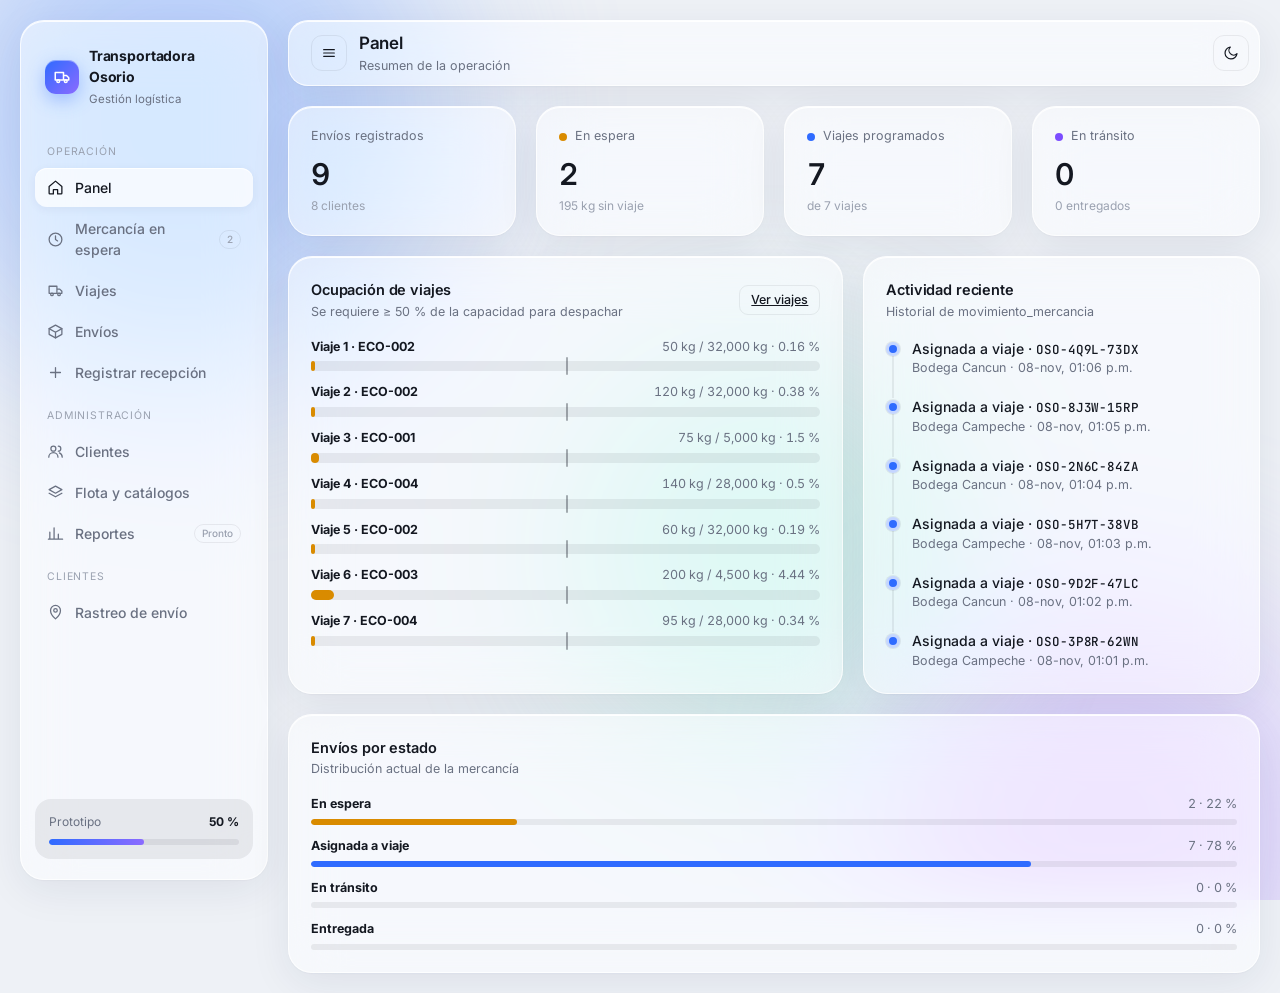
<file: interfaz/index.html>
<!doctype html>
<html lang="es">
<head>
  <meta charset="utf-8">
  <meta name="viewport" content="width=device-width, initial-scale=1">
  <title>Transportadora Osorio</title>
  <link rel="preconnect" href="https://fonts.googleapis.com">
  <link rel="preconnect" href="https://fonts.gstatic.com" crossorigin>
  <link href="https://fonts.googleapis.com/css2?family=Inter:wght@400;500;600&family=JetBrains+Mono:wght@500&display=swap" rel="stylesheet">
  <link rel="stylesheet" href="css/styles.css">
</head>
<body>
  <div class="backdrop" aria-hidden="true"><span></span><span></span><span></span></div>

  <div class="app">
    <aside class="sidebar glass">
      <div class="brand">
        <div class="brand-mark"><svg viewBox="0 0 24 24" fill="none" stroke="currentColor" stroke-width="2" stroke-linecap="round" stroke-linejoin="round"><path d="M3 6h11v10H3zM14 10h4l3 3v3h-7z"/><circle cx="7" cy="17.5" r="1.8"/><circle cx="17" cy="17.5" r="1.8"/></svg></div>
        <div><b>Transportadora Osorio</b><small>Gestión logística</small></div>
      </div>
      <nav class="nav" id="nav"></nav>
      <div class="progress-card">
        <div class="row"><span>Prototipo</span><b>50 %</b></div>
        <div class="bar"><i style="width:50%"></i></div>
      </div>
    </aside>

    <main class="main">
      <header class="topbar glass">
        <button class="btn icon ghost menu-btn" id="menu" aria-label="Menú"></button>
        <div><h1 id="title">Panel</h1><p id="subtitle"></p></div>
        <div class="spacer"></div>
        <label class="search" id="search-box"><span id="search-icon"></span><input id="search" placeholder="Buscar código, cliente o ciudad" autocomplete="off"></label>
        <button class="btn icon ghost" id="theme" aria-label="Cambiar tema"></button>
      </header>
      <div id="view"></div>
    </main>
  </div>

  <div class="toasts" id="toasts" aria-live="polite"></div>

  <script src="js/data.js"></script>
  <script src="js/app.js"></script>
</body>
</html>
</file>
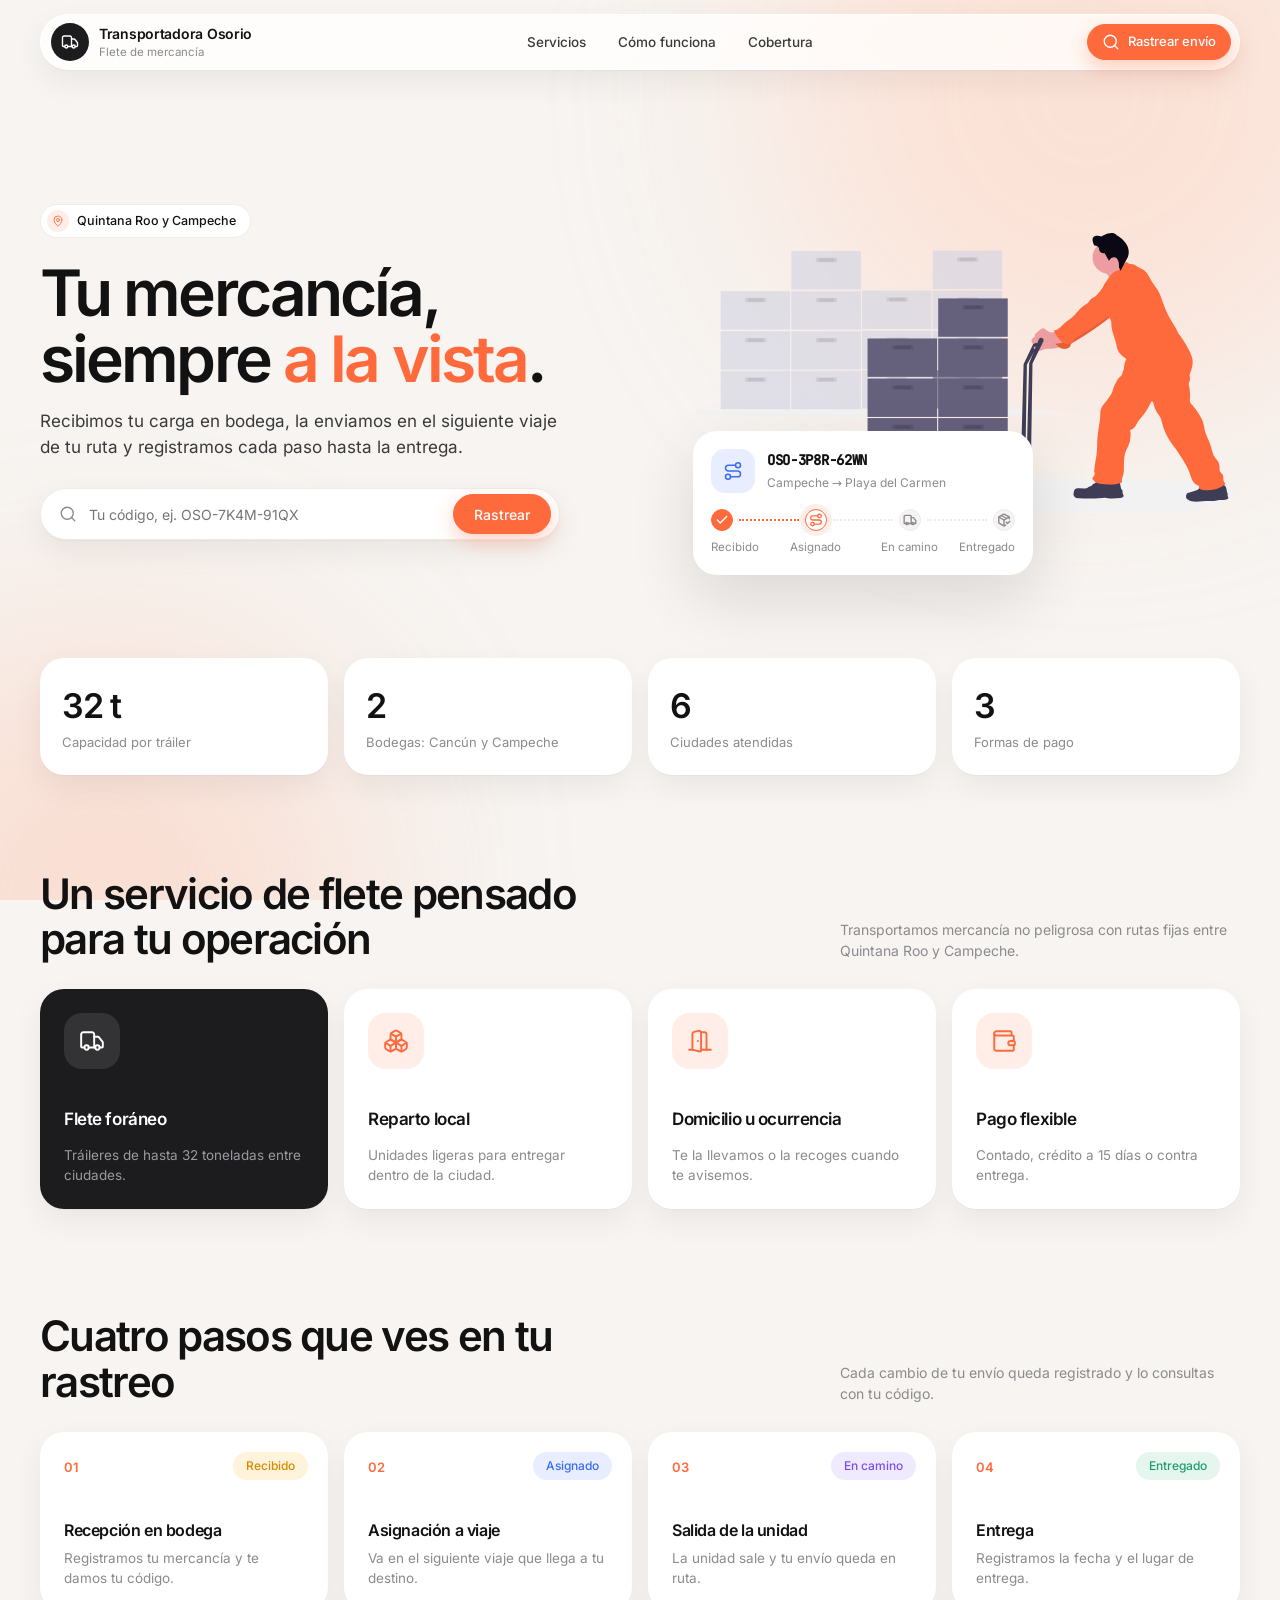
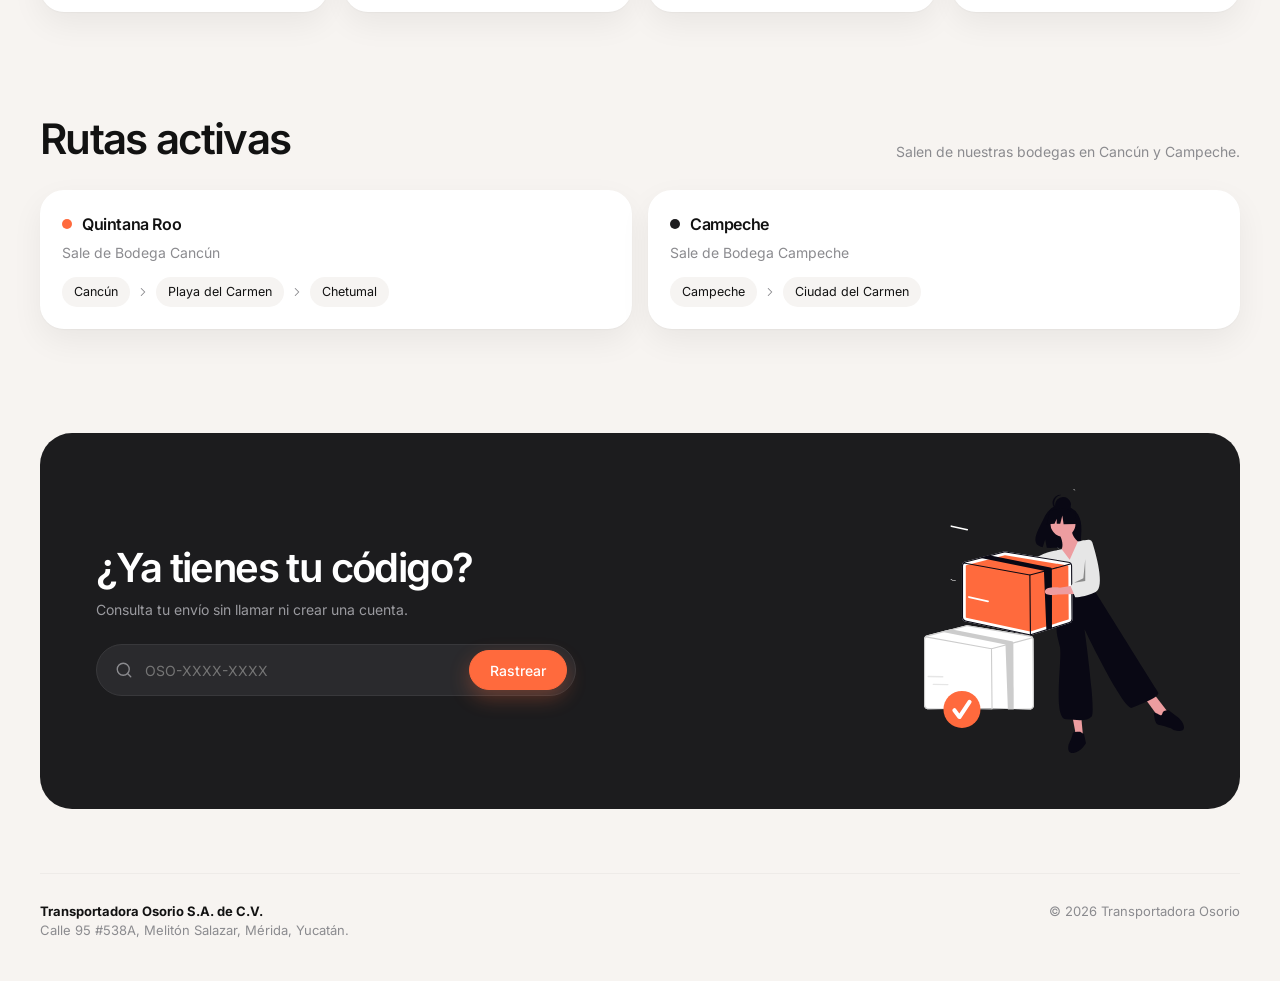
<file: osorio-app/index.html>
<!doctype html>
<html lang="es">
<head>
  <meta charset="utf-8">
  <meta name="viewport" content="width=device-width, initial-scale=1">
  <title>Transportadora Osorio · Flete de mercancía en Quintana Roo y Campeche</title>
  <meta name="description" content="Flete de mercancía no peligrosa entre Quintana Roo y Campeche. Rastrea tu envío con tu código de seguimiento.">
  <link rel="icon" href="assets/favicon.svg" type="image/svg+xml">
  <link rel="stylesheet" href="css/estilos.css">
</head>
<body>
  <div class="glow" aria-hidden="true"></div>

  <div class="l-wrap">
    <nav class="l-nav" aria-label="Principal">
      <a class="brand" href="index.html">
        <span class="brand-mark"><i data-lucide="truck"></i></span>
        <span>Transportadora Osorio<small>Flete de mercancía</small></span>
      </a>
      <div class="l-links" id="links">
        <a href="#servicios">Servicios</a>
        <a href="#proceso">Cómo funciona</a>
        <a href="#cobertura">Cobertura</a>
      </div>
      <a class="btn accent sm hide-sm" href="rastreo.html"><i data-lucide="search"></i>Rastrear envío</a>
      <button class="icon-btn menu-toggle" id="menu" aria-label="Abrir menú" aria-expanded="false"><i data-lucide="menu"></i></button>
    </nav>

    <header class="hero">
      <div>
        <span class="chip"><i><i data-lucide="map-pin"></i></i>Quintana Roo y Campeche</span>
        <h1>Tu mercancía,<br>siempre <em>a la vista</em>.</h1>
        <p class="lead">Recibimos tu carga en bodega, la enviamos en el siguiente viaje de tu ruta y registramos cada paso hasta la entrega.</p>
        <form class="search-pill" id="f-hero" role="search">
          <i data-lucide="search"></i>
          <input name="codigo" placeholder="Tu código, ej. OSO-7K4M-91QX" aria-label="Código de seguimiento" autocomplete="off" maxlength="13">
          <button class="btn accent">Rastrear</button>
        </form>
      </div>

      <div class="hero-visual" aria-hidden="true">
        <img class="hero-illus" src="assets/ilustraciones/logistics.svg" alt="">
        <div class="hero-card">
          <div class="p-row">
            <span class="ico-tile asignada"><i data-lucide="route"></i></span>
            <div><b class="mono">OSO-3P8R-62WN</b><small>Campeche → Playa del Carmen</small></div>
          </div>
          <div class="track">
            <span class="node done"><i data-lucide="check"></i></span><span class="seg done"></span>
            <span class="node now"><i data-lucide="route"></i></span><span class="seg"></span>
            <span class="node"><i data-lucide="truck"></i></span><span class="seg"></span>
            <span class="node"><i data-lucide="package-check"></i></span>
          </div>
          <div class="track-labels"><span>Recibido</span><span>Asignado</span><span>En camino</span><span>Entregado</span></div>
        </div>
      </div>
    </header>

    <section class="stats" aria-label="La empresa en números">
      <div class="card stat reveal"><b>32 t</b><span>Capacidad por tráiler</span></div>
      <div class="card stat reveal"><b>2</b><span>Bodegas: Cancún y Campeche</span></div>
      <div class="card stat reveal"><b>6</b><span>Ciudades atendidas</span></div>
      <div class="card stat reveal"><b>3</b><span>Formas de pago</span></div>
    </section>

    <section class="section" id="servicios">
      <div class="section-head reveal">
        <h2>Un servicio de flete pensado para tu operación</h2>
        <p>Transportamos mercancía no peligrosa con rutas fijas entre Quintana Roo y Campeche.</p>
      </div>
      <div class="services">
        <article class="card service featured reveal"><span class="svc-ico"><i data-lucide="truck"></i></span><h3>Flete foráneo</h3><p>Tráileres de hasta 32 toneladas entre ciudades.</p></article>
        <article class="card service reveal"><span class="svc-ico"><i data-lucide="boxes"></i></span><h3>Reparto local</h3><p>Unidades ligeras para entregar dentro de la ciudad.</p></article>
        <article class="card service reveal"><span class="svc-ico"><i data-lucide="door-open"></i></span><h3>Domicilio u ocurrencia</h3><p>Te la llevamos o la recoges cuando te avisemos.</p></article>
        <article class="card service reveal"><span class="svc-ico"><i data-lucide="wallet"></i></span><h3>Pago flexible</h3><p>Contado, crédito a 15 días o contra entrega.</p></article>
      </div>
    </section>

    <section class="section" id="proceso">
      <div class="section-head reveal">
        <h2>Cuatro pasos que ves en tu rastreo</h2>
        <p>Cada cambio de tu envío queda registrado y lo consultas con tu código.</p>
      </div>
      <div class="steps">
        <article class="card step reveal"><span class="pill espera">Recibido</span><h3>Recepción en bodega</h3><p>Registramos tu mercancía y te damos tu código.</p></article>
        <article class="card step reveal"><span class="pill asignada">Asignado</span><h3>Asignación a viaje</h3><p>Va en el siguiente viaje que llega a tu destino.</p></article>
        <article class="card step reveal"><span class="pill transito">En camino</span><h3>Salida de la unidad</h3><p>La unidad sale y tu envío queda en ruta.</p></article>
        <article class="card step reveal"><span class="pill entregada">Entregado</span><h3>Entrega</h3><p>Registramos la fecha y el lugar de entrega.</p></article>
      </div>
    </section>

    <section class="section" id="cobertura">
      <div class="section-head reveal">
        <h2>Rutas activas</h2>
        <p>Salen de nuestras bodegas en Cancún y Campeche.</p>
      </div>
      <div class="grid g-2">
        <article class="card route-card reveal"><h3><i></i>Quintana Roo</h3><p class="muted">Sale de Bodega Cancún</p>
          <div class="stops"><span>Cancún</span><i data-lucide="chevron-right"></i><span>Playa del Carmen</span><i data-lucide="chevron-right"></i><span>Chetumal</span></div></article>
        <article class="card route-card alt reveal"><h3><i></i>Campeche</h3><p class="muted">Sale de Bodega Campeche</p>
          <div class="stops"><span>Campeche</span><i data-lucide="chevron-right"></i><span>Ciudad del Carmen</span></div></article>
      </div>
    </section>

    <section class="cta reveal">
      <div>
        <h2>¿Ya tienes tu código?</h2>
        <p>Consulta tu envío sin llamar ni crear una cuenta.</p>
        <form class="search-pill" id="f-cta" role="search">
          <i data-lucide="search"></i>
          <input name="codigo" placeholder="OSO-XXXX-XXXX" aria-label="Código de seguimiento" autocomplete="off" maxlength="13">
          <button class="btn accent">Rastrear</button>
        </form>
      </div>
      <img src="assets/ilustraciones/order-delivered.svg" alt="" aria-hidden="true">
    </section>

    <footer class="l-footer">
      <div><b>Transportadora Osorio S.A. de C.V.</b><br>Calle 95 #538A, Melitón Salazar, Mérida, Yucatán.</div>
      <div>© 2026 Transportadora Osorio</div>
    </footer>
  </div>

  <script src="assets/vendor/lucide.min.js"></script>
  <script src="js/nucleo.js"></script>
  <script src="js/landing.js"></script>
</body>
</html>
</file>
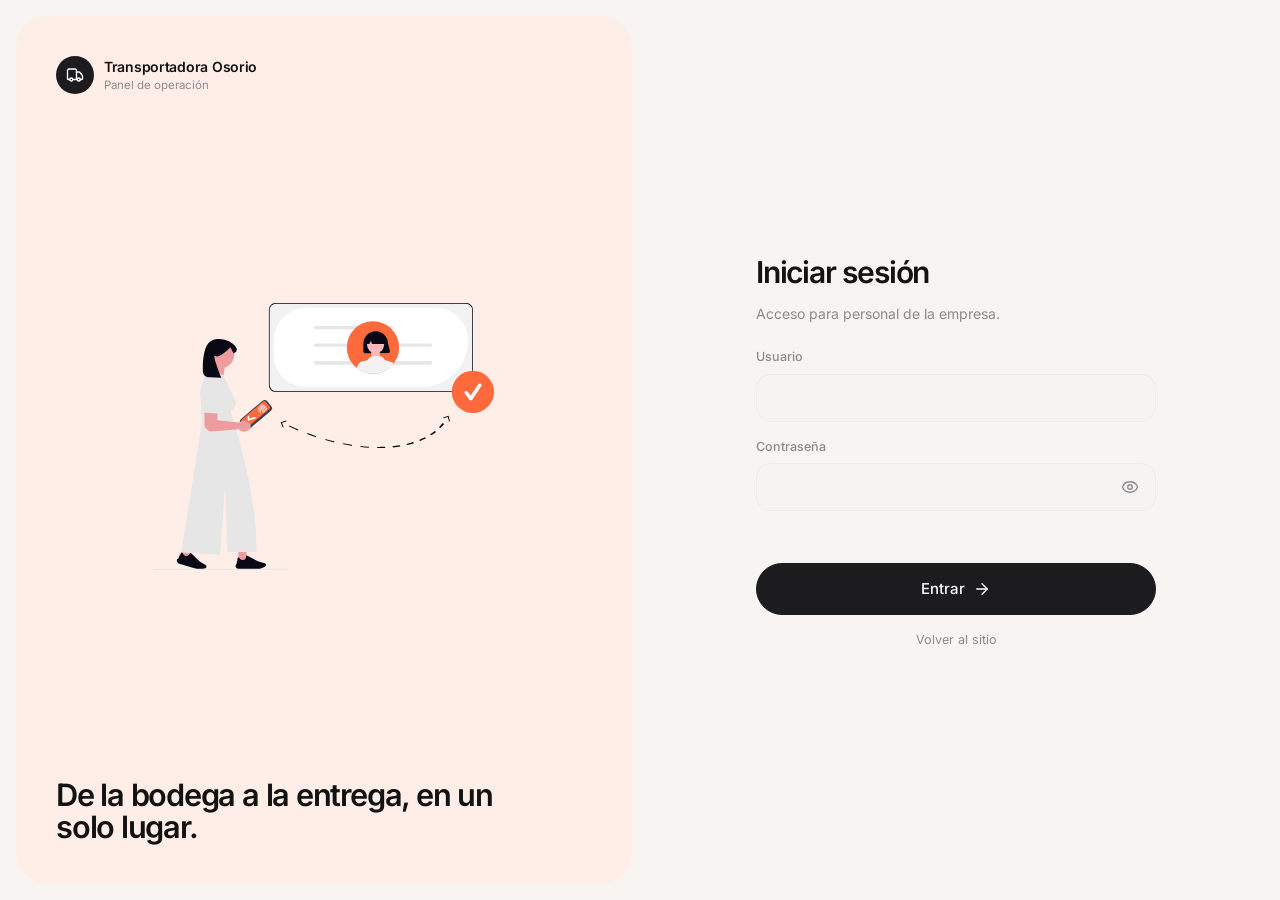
<file: osorio-app/login.html>
<!doctype html>
<html lang="es">
<head>
  <meta charset="utf-8">
  <meta name="viewport" content="width=device-width, initial-scale=1">
  <title>Iniciar sesión · Transportadora Osorio</title>
  <meta name="robots" content="noindex, nofollow">
  <link rel="icon" href="assets/favicon.svg" type="image/svg+xml">
  <link rel="stylesheet" href="css/estilos.css">
</head>
<body>
  <div class="auth">
    <aside class="auth-visual">
      <a class="brand" href="index.html"><span class="brand-mark"><i data-lucide="truck"></i></span><span>Transportadora Osorio<small>Panel de operación</small></span></a>
      <img class="auth-illus" src="assets/ilustraciones/authentication.svg" alt="" aria-hidden="true">
      <h2>De la bodega a la entrega, en un solo lugar.</h2>
    </aside>

    <main class="auth-form">
      <form id="f-login" novalidate>
        <h1>Iniciar sesión</h1>
        <p class="sub">Acceso para personal de la empresa.</p>
        <div class="field"><label for="usuario">Usuario</label><input class="input" id="usuario" name="usuario" autocomplete="username" autocapitalize="none" required></div>
        <div class="field"><label for="clave">Contraseña</label>
          <div class="pass-wrap"><input class="input" id="clave" name="clave" type="password" autocomplete="current-password" required>
            <button type="button" class="ver-clave" aria-label="Mostrar contraseña"><i data-lucide="eye"></i></button></div>
        </div>
        <div class="error-text" role="alert"></div>
        <button class="btn dark btn-lg">Entrar<i data-lucide="arrow-right"></i></button>
        <a class="link" href="index.html" style="text-align:center">Volver al sitio</a>
      </form>

      <form id="f-cambio" novalidate hidden>
        <h1>Crea tu contraseña</h1>
        <p class="sub">Es tu primer ingreso. Cambia la contraseña temporal por una propia.</p>
        <div class="field"><label for="actual">Contraseña temporal</label><input class="input" id="actual" name="actual" type="password" autocomplete="current-password" required></div>
        <div class="field"><label for="nueva">Nueva contraseña</label>
          <div class="pass-wrap"><input class="input" id="nueva" name="nueva" type="password" autocomplete="new-password" minlength="10" required>
            <button type="button" class="ver-clave" aria-label="Mostrar contraseña"><i data-lucide="eye"></i></button></div>
          <div class="hint">Mínimo 10 caracteres, con letras y números.</div></div>
        <div class="field"><label for="repetir">Repite la nueva contraseña</label><input class="input" id="repetir" name="repetir" type="password" autocomplete="new-password" required></div>
        <div class="error-text" role="alert"></div>
        <button class="btn dark btn-lg">Guardar y entrar<i data-lucide="arrow-right"></i></button>
      </form>
    </main>
  </div>

  <script src="assets/vendor/lucide.min.js"></script>
  <script src="js/nucleo.js"></script>
  <script src="js/login.js"></script>
</body>
</html>
</file>
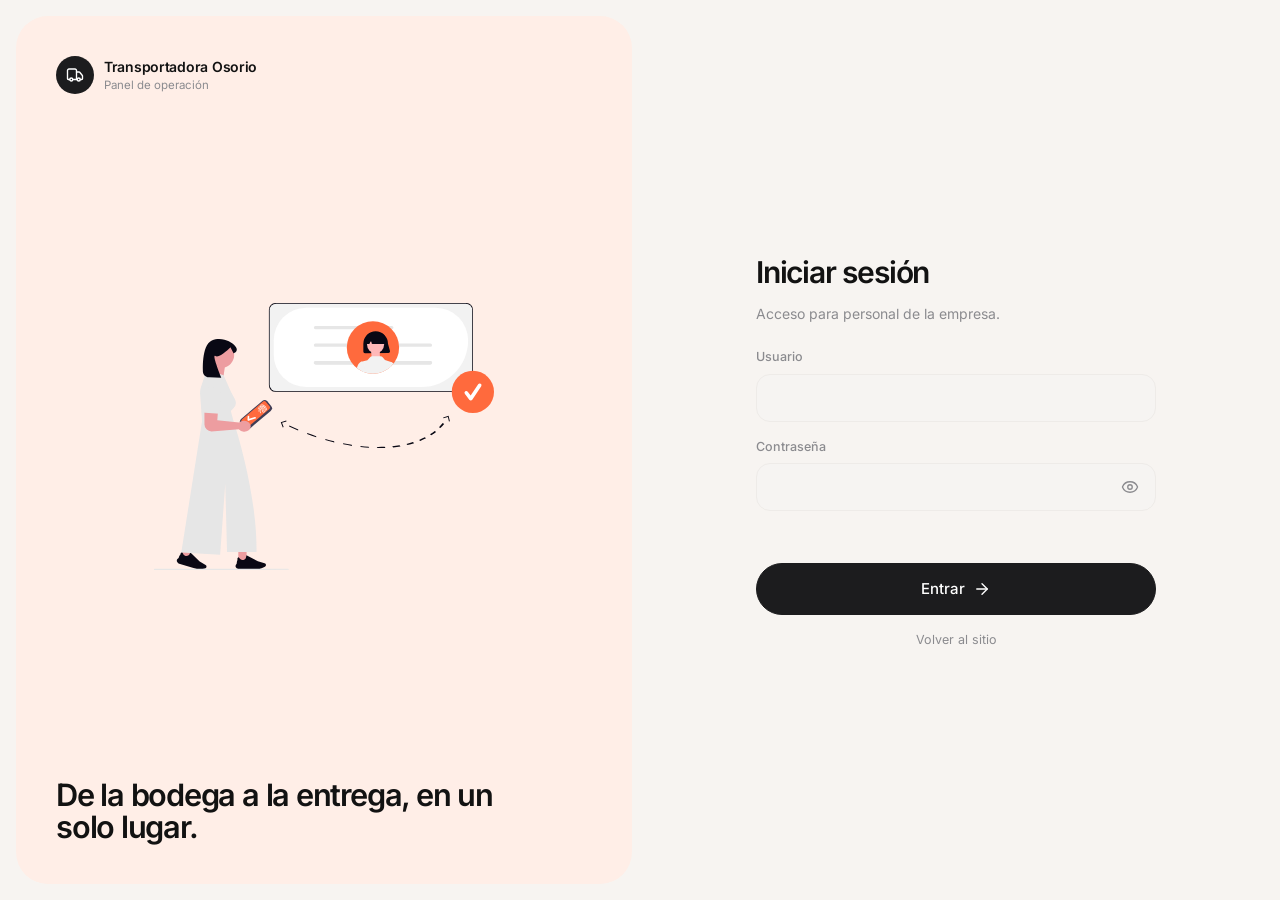
<file: osorio-app/panel.html>
<!doctype html>
<html lang="es">
<head>
  <meta charset="utf-8">
  <meta name="viewport" content="width=device-width, initial-scale=1">
  <title>Panel · Transportadora Osorio</title>
  <meta name="robots" content="noindex, nofollow">
  <link rel="icon" href="assets/favicon.svg" type="image/svg+xml">
  <link rel="stylesheet" href="css/estilos.css">
</head>
<body class="cargando-panel">
  <div class="glow" aria-hidden="true"></div>

  <div class="p-app">
    <aside class="p-side">
      <a class="brand" href="#inicio"><span class="brand-mark"><i data-lucide="truck"></i></span><span>Transportadora Osorio<small id="lugar"></small></span></a>
      <nav class="p-nav" id="nav" aria-label="Secciones"></nav>
      <div class="p-user" id="user"></div>
    </aside>

    <main class="p-main">
      <div id="view"><div class="empty" style="padding-top:120px"><span class="spinner"></span></div></div>
    </main>
  </div>

  <nav class="m-bar" id="mbar" aria-label="Navegación móvil"></nav>
  <div class="m-more" id="more"></div>

  <script src="assets/vendor/lucide.min.js"></script>
  <script src="js/nucleo.js"></script>
  <script src="js/panel.js"></script>
</body>
</html>
</file>
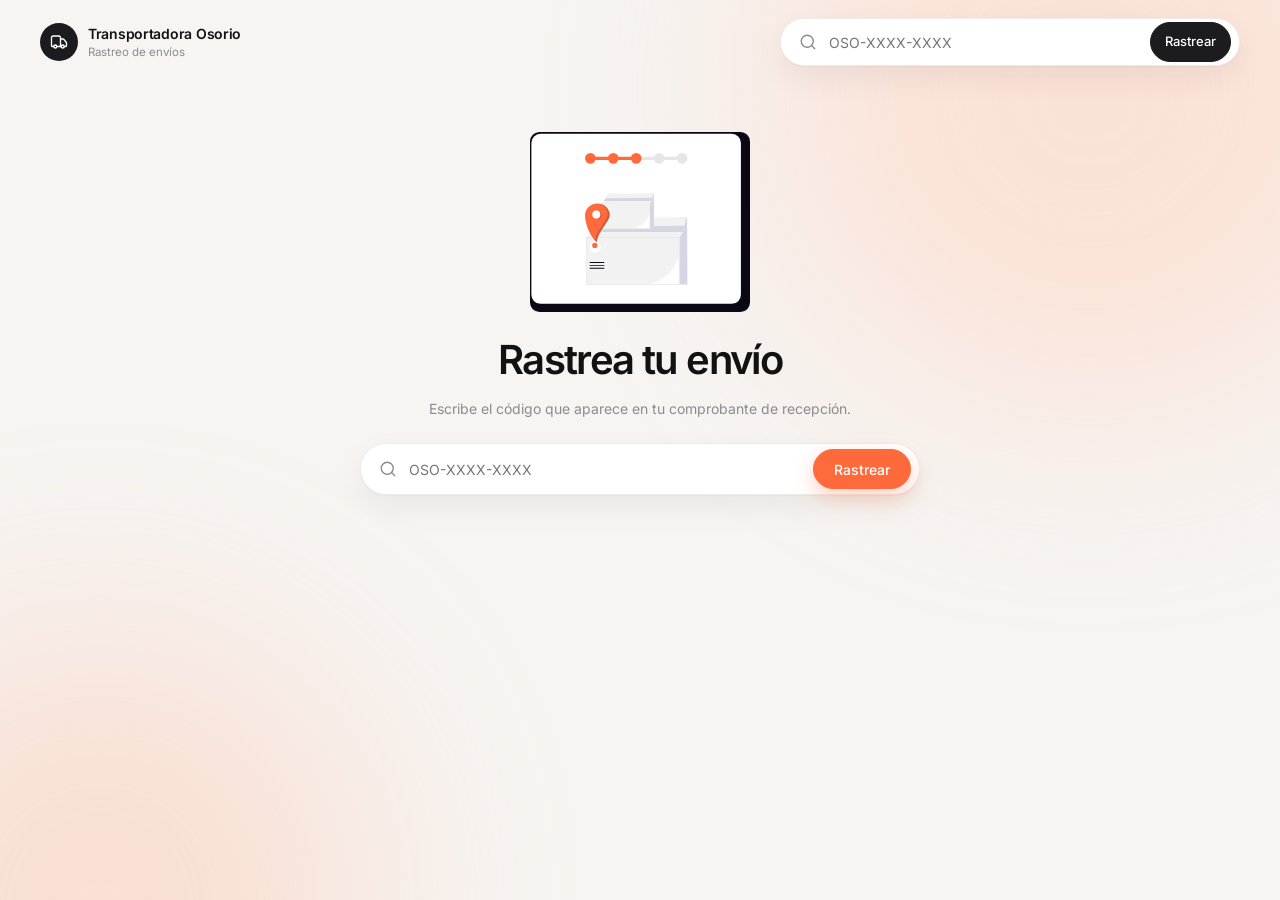
<file: osorio-app/rastreo.html>
<!doctype html>
<html lang="es">
<head>
  <meta charset="utf-8">
  <meta name="viewport" content="width=device-width, initial-scale=1">
  <title>Rastrear envío · Transportadora Osorio</title>
  <meta name="description" content="Consulta el estado de tu envío con tu código de seguimiento.">
  <link rel="icon" href="assets/favicon.svg" type="image/svg+xml">
  <link rel="stylesheet" href="css/estilos.css">
</head>
<body>
  <div class="glow" aria-hidden="true"></div>

  <div class="t-wrap">
    <div class="t-top">
      <a class="brand" href="index.html"><span class="brand-mark"><i data-lucide="truck"></i></span><span>Transportadora Osorio<small>Rastreo de envíos</small></span></a>
      <form class="search-pill" id="f-buscar" role="search">
        <i data-lucide="search"></i>
        <input name="codigo" placeholder="OSO-XXXX-XXXX" aria-label="Código de seguimiento" autocomplete="off" maxlength="13">
        <button class="btn dark sm">Rastrear</button>
      </form>
    </div>
    <main id="resultado" aria-live="polite"></main>
  </div>

  <script src="assets/vendor/lucide.min.js"></script>
  <script src="js/nucleo.js"></script>
  <script src="js/rastreo.js"></script>
</body>
</html>
</file>
<file: interfaz/css/styles.css>
/* =====================================================================
   Transportadora Osorio · Interfaz prototipo
   Estilo: minimalista + liquid glass
   ===================================================================== */

:root {
  --bg: #eef1f6;
  --blob-1: #8db4ff;
  --blob-2: #c9b2ff;
  --blob-3: #94e6d2;
  --glass: rgba(255, 255, 255, 0.52);
  --glass-strong: rgba(255, 255, 255, 0.72);
  --glass-border: rgba(255, 255, 255, 0.75);
  --glass-edge: rgba(15, 23, 42, 0.06);
  --highlight: rgba(255, 255, 255, 0.9);
  --shadow: 0 10px 40px rgba(30, 41, 80, 0.08), 0 1px 2px rgba(30, 41, 80, 0.04);
  --text: #141821;
  --muted: #6a7182;
  --faint: #9aa1b0;
  --line: rgba(20, 24, 33, 0.07);
  --accent: #2f6bff;
  --accent-soft: rgba(47, 107, 255, 0.12);
  --danger: #e5484d;
  --danger-soft: rgba(229, 72, 77, 0.12);

  --st-espera: #d98b00;
  --st-espera-bg: rgba(255, 176, 32, 0.16);
  --st-asignada: #2f6bff;
  --st-asignada-bg: rgba(47, 107, 255, 0.12);
  --st-transito: #7c4dff;
  --st-transito-bg: rgba(124, 77, 255, 0.13);
  --st-entregada: #12a26b;
  --st-entregada-bg: rgba(18, 162, 107, 0.13);
  --st-neutral: #6a7182;
  --st-neutral-bg: rgba(106, 113, 130, 0.12);

  --radius-lg: 24px;
  --radius: 16px;
  --radius-sm: 10px;
  --blur: blur(28px) saturate(170%);
  color-scheme: light;
}

@media (prefers-color-scheme: dark) {
  :root:not([data-theme="light"]) {
    --bg: #090b10;
    --blob-1: #1f3d8f;
    --blob-2: #4a2a8a;
    --blob-3: #0f5c4d;
    --glass: rgba(255, 255, 255, 0.055);
    --glass-strong: rgba(28, 31, 40, 0.82);
    --glass-border: rgba(255, 255, 255, 0.1);
    --glass-edge: rgba(0, 0, 0, 0.3);
    --highlight: rgba(255, 255, 255, 0.12);
    --shadow: 0 10px 40px rgba(0, 0, 0, 0.35);
    --text: #eef0f5;
    --muted: #9aa2b4;
    --faint: #6b7385;
    --line: rgba(255, 255, 255, 0.07);
    --accent: #6b95ff;
    --accent-soft: rgba(107, 149, 255, 0.16);
    --st-espera: #ffb84d;
    --st-asignada: #7aa2ff;
    --st-transito: #a98bff;
    --st-entregada: #3ed39a;
    --st-neutral: #9aa2b4;
    color-scheme: dark;
  }
}
:root[data-theme="dark"] {
  --bg: #090b10;
  --blob-1: #1f3d8f;
  --blob-2: #4a2a8a;
  --blob-3: #0f5c4d;
  --glass: rgba(255, 255, 255, 0.055);
  --glass-strong: rgba(28, 31, 40, 0.82);
  --glass-border: rgba(255, 255, 255, 0.1);
  --glass-edge: rgba(0, 0, 0, 0.3);
  --highlight: rgba(255, 255, 255, 0.12);
  --shadow: 0 10px 40px rgba(0, 0, 0, 0.35);
  --text: #eef0f5;
  --muted: #9aa2b4;
  --faint: #6b7385;
  --line: rgba(255, 255, 255, 0.07);
  --accent: #6b95ff;
  --accent-soft: rgba(107, 149, 255, 0.16);
  --st-espera: #ffb84d;
  --st-asignada: #7aa2ff;
  --st-transito: #a98bff;
  --st-entregada: #3ed39a;
  --st-neutral: #9aa2b4;
  color-scheme: dark;
}

* { box-sizing: border-box; }
html, body { margin: 0; height: 100%; }
body {
  font-family: "Inter", system-ui, -apple-system, "Segoe UI", sans-serif;
  font-size: 14px;
  line-height: 1.5;
  color: var(--text);
  background: var(--bg);
  -webkit-font-smoothing: antialiased;
  overflow-x: hidden;
}

/* Fondo: manchas de color difuminadas que dan vida al vidrio */
.backdrop { position: fixed; inset: 0; z-index: -1; overflow: hidden; pointer-events: none; }
.backdrop span {
  position: absolute; border-radius: 50%; filter: blur(90px); opacity: 0.55;
  animation: drift 26s ease-in-out infinite alternate;
}
.backdrop span:nth-child(1) { width: 520px; height: 520px; background: var(--blob-1); top: -140px; left: -80px; }
.backdrop span:nth-child(2) { width: 460px; height: 460px; background: var(--blob-2); bottom: -160px; right: -60px; animation-delay: -8s; }
.backdrop span:nth-child(3) { width: 380px; height: 380px; background: var(--blob-3); top: 40%; left: 45%; animation-delay: -15s; opacity: 0.4; }
@keyframes drift { to { transform: translate(60px, 40px) scale(1.08); } }
@media (prefers-reduced-motion: reduce) { .backdrop span { animation: none; } }

/* ---------- Vidrio base ---------- */
.glass {
  background: var(--glass);
  backdrop-filter: var(--blur);
  -webkit-backdrop-filter: var(--blur);
  border: 1px solid var(--glass-border);
  box-shadow: var(--shadow), inset 0 1px 0 var(--highlight);
  border-radius: var(--radius-lg);
}

/* ---------- Layout ---------- */
.app { display: grid; grid-template-columns: 248px 1fr; gap: 20px; padding: 20px; min-height: 100vh; }

.sidebar {
  position: sticky; top: 20px; height: calc(100vh - 40px);
  display: flex; flex-direction: column; padding: 20px 14px;
}
.brand { display: flex; align-items: center; gap: 10px; padding: 4px 10px 22px; }
.brand-mark {
  width: 34px; height: 34px; border-radius: 11px; display: grid; place-items: center;
  background: linear-gradient(135deg, var(--accent), #8b6bff); color: #fff;
  box-shadow: 0 6px 18px rgba(47, 107, 255, 0.35), inset 0 1px 0 rgba(255,255,255,.4);
}
.brand-mark svg { width: 18px; height: 18px; }
.brand b { display: block; font-size: 14px; letter-spacing: -0.01em; }
.brand small { color: var(--muted); font-size: 11.5px; }

.nav { display: flex; flex-direction: column; gap: 2px; }
.nav-label { font-size: 10.5px; text-transform: uppercase; letter-spacing: .08em; color: var(--faint); padding: 14px 12px 6px; }
.nav a {
  display: flex; align-items: center; gap: 11px; padding: 9px 12px; border-radius: 12px;
  color: var(--muted); text-decoration: none; font-weight: 500; transition: background .2s, color .2s;
}
.nav a svg { width: 17px; height: 17px; flex: none; }
.nav a:hover { color: var(--text); background: var(--line); }
.nav a.active {
  color: var(--text); background: var(--glass-strong);
  box-shadow: 0 2px 10px rgba(30,41,80,.06), inset 0 1px 0 var(--highlight);
}
.nav a .soon { margin-left: auto; font-size: 10px; color: var(--faint); border: 1px solid var(--line); padding: 1px 7px; border-radius: 99px; }

.progress-card { margin-top: auto; padding: 14px; border-radius: var(--radius); background: var(--line); }
.progress-card .row { display: flex; justify-content: space-between; font-size: 12px; color: var(--muted); margin-bottom: 8px; }
.progress-card .row b { color: var(--text); }
.bar { height: 6px; border-radius: 99px; background: var(--line); overflow: hidden; }
.bar > i { display: block; height: 100%; border-radius: inherit; background: linear-gradient(90deg, var(--accent), #8b6bff); }

.main { min-width: 0; display: flex; flex-direction: column; gap: 20px; }

.topbar { display: flex; align-items: center; gap: 12px; padding: 10px 10px 10px 22px; border-radius: 20px; }
.topbar h1 { font-size: 17px; margin: 0; font-weight: 600; letter-spacing: -0.015em; }
.topbar p { margin: 0; color: var(--muted); font-size: 12.5px; }
.topbar .spacer { flex: 1; }
.menu-btn { display: none; }

.search {
  display: flex; align-items: center; gap: 8px; padding: 0 12px; height: 38px; width: 280px;
  border-radius: 12px; background: var(--line); color: var(--muted);
}
.search input { border: 0; background: transparent; outline: 0; color: var(--text); font: inherit; width: 100%; }
.search svg { width: 16px; height: 16px; flex: none; }

/* ---------- Componentes ---------- */
.btn {
  display: inline-flex; align-items: center; justify-content: center; gap: 7px;
  height: 36px; padding: 0 14px; border-radius: 11px; border: 1px solid var(--glass-border);
  background: var(--glass-strong); color: var(--text); font: inherit; font-weight: 500; cursor: pointer;
  box-shadow: inset 0 1px 0 var(--highlight); transition: transform .15s, background .2s, opacity .2s;
  white-space: nowrap;
}
.btn:hover { transform: translateY(-1px); }
.btn:active { transform: translateY(0); }
.btn svg { width: 16px; height: 16px; }
.btn.primary { background: var(--accent); color: #fff; border-color: transparent; box-shadow: 0 6px 18px rgba(47,107,255,.3), inset 0 1px 0 rgba(255,255,255,.25); }
.btn.ghost { background: transparent; border-color: var(--line); box-shadow: none; }
.btn.sm { height: 30px; padding: 0 11px; font-size: 12.5px; border-radius: 9px; }
.btn.icon { width: 36px; padding: 0; }
.btn[disabled] { opacity: .45; cursor: not-allowed; transform: none; }

.grid { display: grid; gap: 20px; }
.grid.kpis { grid-template-columns: repeat(4, minmax(0, 1fr)); }
.grid.two { grid-template-columns: 1.4fr 1fr; }
.grid.cards { grid-template-columns: repeat(auto-fill, minmax(290px, 1fr)); }

.card { padding: 22px; }
.card-head { display: flex; align-items: center; justify-content: space-between; gap: 12px; margin-bottom: 16px; }
.card-head h2 { font-size: 14.5px; margin: 0; font-weight: 600; letter-spacing: -0.01em; }
.card-head p { margin: 2px 0 0; color: var(--muted); font-size: 12.5px; }

.kpi { padding: 20px 22px; }
.kpi .label { color: var(--muted); font-size: 12.5px; display: flex; align-items: center; gap: 8px; }
.kpi .label i { width: 8px; height: 8px; border-radius: 50%; }
.kpi .value { font-size: 30px; font-weight: 600; letter-spacing: -0.03em; margin-top: 6px; font-variant-numeric: tabular-nums; }
.kpi .sub { color: var(--faint); font-size: 12px; }

/* Etiquetas de estado */
.pill {
  display: inline-flex; align-items: center; gap: 6px; padding: 3px 10px; border-radius: 99px;
  font-size: 12px; font-weight: 500; white-space: nowrap;
}
.pill::before { content: ""; width: 6px; height: 6px; border-radius: 50%; background: currentColor; }
.pill.espera { color: var(--st-espera); background: var(--st-espera-bg); }
.pill.asignada { color: var(--st-asignada); background: var(--st-asignada-bg); }
.pill.transito { color: var(--st-transito); background: var(--st-transito-bg); }
.pill.entregada { color: var(--st-entregada); background: var(--st-entregada-bg); }
.pill.neutral { color: var(--st-neutral); background: var(--st-neutral-bg); }

/* Tablas */
.table-wrap { overflow-x: auto; margin: 0 -8px; }
table { width: 100%; border-collapse: collapse; }
th, td { text-align: left; padding: 11px 8px; white-space: nowrap; }
th { font-size: 11.5px; font-weight: 500; color: var(--faint); text-transform: uppercase; letter-spacing: .05em; border-bottom: 1px solid var(--line); }
td { border-bottom: 1px solid var(--line); }
tr:last-child td { border-bottom: 0; }
tbody tr { transition: background .15s; }
tbody tr.clickable { cursor: pointer; }
tbody tr:hover { background: var(--line); }
td.num { font-variant-numeric: tabular-nums; text-align: right; }
th.num { text-align: right; }
.mono { font-family: "JetBrains Mono", ui-monospace, "Cascadia Code", monospace; font-size: 12.5px; letter-spacing: -0.01em; }
.muted { color: var(--muted); }
.faint { color: var(--faint); }

/* Segmentos / filtros */
.segmented { display: inline-flex; padding: 3px; border-radius: 12px; background: var(--line); gap: 2px; flex-wrap: wrap; }
.segmented button {
  border: 0; background: transparent; color: var(--muted); font: inherit; font-size: 12.5px; font-weight: 500;
  padding: 6px 12px; border-radius: 9px; cursor: pointer;
}
.segmented button.on { background: var(--glass-strong); color: var(--text); box-shadow: 0 1px 4px rgba(0,0,0,.06), inset 0 1px 0 var(--highlight); }

/* Medidor de capacidad del viaje */
.trip { padding: 20px; display: flex; flex-direction: column; gap: 14px; }
.trip-top { display: flex; justify-content: space-between; align-items: flex-start; gap: 10px; }
.trip-top h3 { margin: 0; font-size: 15px; font-weight: 600; }
.trip-top p { margin: 2px 0 0; font-size: 12.5px; color: var(--muted); }
.meter { position: relative; height: 10px; border-radius: 99px; background: var(--line); overflow: visible; }
.meter > i { position: absolute; inset: 0 auto 0 0; border-radius: 99px; background: var(--st-espera); min-width: 4px; transition: width .5s ease; }
.meter.ok > i { background: var(--st-entregada); }
.meter .mark { position: absolute; left: 50%; top: -4px; bottom: -4px; width: 2px; border-radius: 2px; background: var(--text); opacity: .35; }
.meter-legend { display: flex; justify-content: space-between; font-size: 12px; color: var(--muted); font-variant-numeric: tabular-nums; }
.trip-meta { display: grid; grid-template-columns: 1fr 1fr; gap: 8px 14px; font-size: 12.5px; }
.trip-meta span { color: var(--faint); display: block; font-size: 11.5px; }
.trip-actions { display: flex; gap: 8px; margin-top: auto; }

/* Línea de tiempo */
.timeline { list-style: none; margin: 0; padding: 0; position: relative; }
.timeline li { position: relative; padding: 0 0 18px 26px; }
.timeline li:last-child { padding-bottom: 0; }
.timeline li::before { content: ""; position: absolute; left: 6px; top: 14px; bottom: -2px; width: 1.5px; background: var(--line); }
.timeline li:last-child::before { display: none; }
.timeline .dot { position: absolute; left: 0; top: 4px; width: 14px; height: 14px; border-radius: 50%; border: 3px solid var(--glass-strong); background: currentColor; box-shadow: 0 0 0 1px var(--line); }
.timeline .t-title { font-weight: 500; }
.timeline .t-sub { color: var(--muted); font-size: 12.5px; }

/* Pasos del envío */
.steps { display: grid; grid-template-columns: repeat(4, 1fr); gap: 8px; margin: 18px 0 6px; }
.steps div { text-align: center; font-size: 12px; color: var(--faint); }
.steps div i { display: block; height: 5px; border-radius: 99px; background: var(--line); margin-bottom: 8px; }
.steps div.done { color: var(--text); }
.steps div.done i { background: linear-gradient(90deg, var(--accent), #8b6bff); }

/* Formularios */
.form { display: grid; grid-template-columns: repeat(2, minmax(0, 1fr)); gap: 16px; }
.form .full { grid-column: 1 / -1; }
.field label { display: block; font-size: 12.5px; color: var(--muted); margin-bottom: 6px; font-weight: 500; }
.field input, .field select {
  width: 100%; height: 40px; padding: 0 12px; border-radius: 11px; font: inherit; color: var(--text);
  background: var(--glass-strong); border: 1px solid var(--line); outline: 0; transition: border .2s, box-shadow .2s;
}
.field input:focus, .field select:focus { border-color: var(--accent); box-shadow: 0 0 0 4px var(--accent-soft); }
.field .hint { font-size: 11.5px; color: var(--faint); margin-top: 5px; }
.form-actions { display: flex; justify-content: flex-end; gap: 10px; grid-column: 1 / -1; padding-top: 4px; }

/* Rastreo público */
.track-hero { padding: 44px 32px; text-align: center; }
.track-hero h2 { font-size: 26px; letter-spacing: -0.03em; margin: 0 0 6px; font-weight: 600; }
.track-hero p { color: var(--muted); margin: 0 0 24px; }
.track-form { display: flex; gap: 10px; max-width: 460px; margin: 0 auto; }
.track-form input {
  flex: 1; height: 46px; border-radius: 14px; padding: 0 16px; font: inherit; font-size: 15px; color: var(--text);
  background: var(--glass-strong); border: 1px solid var(--line); outline: 0; text-transform: uppercase; letter-spacing: .04em;
}
.track-form input:focus { border-color: var(--accent); box-shadow: 0 0 0 4px var(--accent-soft); }
.track-form .btn { height: 46px; border-radius: 14px; padding: 0 20px; }
.chips { display: flex; justify-content: center; gap: 6px; flex-wrap: wrap; margin-top: 14px; }
.chip { font-size: 11.5px; padding: 3px 9px; border-radius: 99px; background: var(--line); color: var(--muted); cursor: pointer; border: 0; font-family: inherit; }

/* Vacío / próximamente */
.empty { text-align: center; padding: 40px 20px; color: var(--muted); }
.empty svg { width: 36px; height: 36px; opacity: .5; margin-bottom: 8px; }
.empty b { display: block; color: var(--text); font-weight: 600; margin-bottom: 4px; }
.soon-card { position: relative; overflow: hidden; }
.soon-card .skeleton { height: 120px; border-radius: 14px; background: repeating-linear-gradient(90deg, var(--line) 0 14%, transparent 14% 18%); opacity: .7; margin-top: 12px; }
.tag { display: inline-block; font-size: 11px; padding: 2px 9px; border-radius: 99px; background: var(--accent-soft); color: var(--accent); font-weight: 500; }

/* Barras horizontales */
.hbars { display: flex; flex-direction: column; gap: 12px; }
.hbar .top { display: flex; justify-content: space-between; font-size: 12.5px; margin-bottom: 5px; }
.hbar .top span { color: var(--muted); font-variant-numeric: tabular-nums; }

/* Modal & drawer */
.overlay {
  position: fixed; inset: 0; z-index: 40; display: grid; place-items: center; padding: 16px;
  background: rgba(10, 14, 24, 0.25); backdrop-filter: blur(6px); -webkit-backdrop-filter: blur(6px);
  animation: fade .2s ease;
}
.modal { width: min(520px, 100%); max-height: calc(100vh - 32px); overflow: auto; padding: 26px; background: var(--glass-strong); animation: pop .25s cubic-bezier(.2,.9,.3,1.2); }
.modal h3 { margin: 0 0 4px; font-size: 17px; letter-spacing: -0.02em; }
.modal > p { margin: 0 0 18px; color: var(--muted); }
.drawer-overlay { place-items: stretch end; padding: 20px; }
.drawer { width: min(440px, 100%); padding: 26px; overflow: auto; background: var(--glass-strong); animation: slide .3s cubic-bezier(.2,.9,.3,1); }
.drawer h3 { margin: 0; font-size: 18px; letter-spacing: -0.02em; }
.kv { display: grid; grid-template-columns: 1fr 1fr; gap: 12px 16px; margin: 18px 0 22px; font-size: 13px; }
.kv span { display: block; font-size: 11.5px; color: var(--faint); }
.section-title { font-size: 11.5px; text-transform: uppercase; letter-spacing: .06em; color: var(--faint); margin: 0 0 12px; font-weight: 500; }
@keyframes fade { from { opacity: 0; } }
@keyframes pop { from { opacity: 0; transform: scale(.96) translateY(8px); } }
@keyframes slide { from { opacity: 0; transform: translateX(30px); } }

/* Notificaciones */
.toasts { position: fixed; bottom: 20px; right: 20px; z-index: 60; display: flex; flex-direction: column; gap: 10px; max-width: min(380px, calc(100vw - 32px)); }
.toast { padding: 13px 16px; border-radius: 14px; background: var(--glass-strong); display: flex; gap: 10px; align-items: flex-start; animation: pop .25s ease; font-size: 13px; }
.toast svg { width: 18px; height: 18px; flex: none; margin-top: 1px; }
.toast.ok svg { color: var(--st-entregada); }
.toast.err svg { color: var(--danger); }
.toast small { display: block; color: var(--muted); font-size: 11.5px; }

.view { animation: fade .3s ease; display: flex; flex-direction: column; gap: 20px; }
.toolbar { display: flex; gap: 10px; align-items: center; flex-wrap: wrap; justify-content: space-between; }
.note { display: flex; gap: 10px; padding: 12px 14px; border-radius: 14px; background: var(--accent-soft); color: var(--text); font-size: 12.5px; }
.note svg { width: 16px; height: 16px; color: var(--accent); flex: none; margin-top: 2px; }

/* ---------- Responsive ---------- */
@media (max-width: 1100px) {
  .grid.kpis { grid-template-columns: repeat(2, minmax(0, 1fr)); }
  .grid.two { grid-template-columns: 1fr; }
}
@media (max-width: 820px) {
  .app { grid-template-columns: 1fr; padding: 16px; gap: 16px; }
  .sidebar {
    position: fixed; z-index: 50; top: 16px; left: 16px; bottom: 16px; height: auto; width: 260px;
    transform: translateX(-120%); transition: transform .3s ease; background: var(--glass-strong);
  }
  .sidebar.open { transform: none; }
  .menu-btn { display: inline-flex; }
  .search { display: none; }
  .topbar { padding-left: 10px; }
  .form { grid-template-columns: 1fr; }
  .track-form { flex-direction: column; }
}
@media (max-width: 520px) {
  .grid.kpis { grid-template-columns: 1fr 1fr; gap: 12px; }
  .kpi { padding: 16px; }
  .kpi .value { font-size: 24px; }
  .card { padding: 18px; }
  .steps div { font-size: 10.5px; }
  .track-hero { padding: 32px 18px; }
}
</file>
<file: osorio-app/css/estilos.css>
/* Fuentes locales (Inter: SIL OFL 1.1 · JetBrains Mono: SIL OFL 1.1) */
@font-face { font-family: "Inter"; src: url("../assets/fuentes/inter-variable.woff2") format("woff2"); font-weight: 100 900; font-style: normal; font-display: swap; }
@font-face { font-family: "JetBrains Mono"; src: url("../assets/fuentes/jetbrains-mono-500.woff2") format("woff2"); font-weight: 500; font-style: normal; font-display: swap; }

/* =====================================================================
   Transportadora Osorio · Sistema visual
   Fondo cálido, tarjetas blancas, acento naranja y paneles oscuros.
   ===================================================================== */

:root {
  --bg: #f7f4f1;
  --glow-1: #ffd3c0;
  --glow-2: #ffb79c;
  --surface: #ffffff;
  --surface-2: #f6f4f2;
  --ink: #121212;
  --ink-2: #3a3a3c;
  --muted: #8b8b8f;
  --line: #eeebe8;
  --accent: #ff6a3d;
  --accent-ink: #e5542a;
  --accent-soft: #ffeee7;
  --dark: #1c1c1e;
  --dark-2: #2a2a2d;
  --dark-line: #38383b;
  --dark-muted: #9a9a9f;

  --ok: #1f9d6a;
  --ok-soft: #e4f6ee;
  --warn: #d98a00;
  --warn-soft: #fff3dc;
  --info: #3a6cf4;
  --info-soft: #e8eeff;
  --violet: #7a4df5;
  --violet-soft: #f0eaff;
  --danger: #e5484d;
  --danger-soft: #fdecec;

  --r-xl: 32px;
  --r-lg: 24px;
  --r-md: 18px;
  --r-sm: 12px;
  --shadow: 0 1px 2px rgba(18, 18, 18, .04), 0 12px 32px rgba(18, 18, 18, .06);
  --shadow-lg: 0 24px 64px rgba(18, 18, 18, .12);
  --ease: cubic-bezier(.2, .8, .2, 1);
}

* { box-sizing: border-box; }
html { scroll-behavior: smooth; }
body {
  margin: 0;
  font-family: "Inter", system-ui, -apple-system, "Segoe UI", sans-serif;
  font-size: 14px;
  line-height: 1.5;
  color: var(--ink);
  background: var(--bg);
  -webkit-font-smoothing: antialiased;
  overflow-x: hidden;
}
img { max-width: 100%; display: block; }
a { color: inherit; }
button, input, select { font: inherit; color: inherit; }
[data-lucide], .lucide { width: 18px; height: 18px; stroke-width: 1.8; flex: none; }

/* Brillo durazno difuminado del fondo */
.glow { position: fixed; inset: 0; z-index: -1; pointer-events: none; overflow: hidden; }
.glow::before, .glow::after {
  content: ""; position: absolute; border-radius: 50%; filter: blur(110px); opacity: .55;
}
.glow::before { width: 620px; height: 620px; background: var(--glow-1); top: -220px; right: -120px; }
.glow::after { width: 520px; height: 520px; background: var(--glow-2); bottom: -260px; left: -160px; opacity: .35; }

/* ---------- Tipografía ---------- */
h1, h2, h3, h4 { margin: 0; letter-spacing: -0.025em; font-weight: 600; }
.eyebrow { font-size: 12px; font-weight: 500; color: var(--muted); }
.muted { color: var(--muted); }
.mono { font-family: "JetBrains Mono", ui-monospace, "Cascadia Code", monospace; letter-spacing: -0.02em; }
.num { font-variant-numeric: tabular-nums; }

/* ---------- Botones ---------- */
.btn {
  display: inline-flex; align-items: center; justify-content: center; gap: 8px;
  height: 44px; padding: 0 20px; border-radius: 999px; border: 1px solid var(--line);
  background: var(--surface); color: var(--ink); font-weight: 500; text-decoration: none;
  cursor: pointer; transition: transform .15s var(--ease), background .2s, box-shadow .2s; white-space: nowrap;
}
.btn:hover { transform: translateY(-1px); box-shadow: var(--shadow); }
.btn:active { transform: none; }
.btn.dark { background: var(--dark); color: #fff; border-color: var(--dark); }
.btn.accent { background: var(--accent); color: #fff; border-color: var(--accent); box-shadow: 0 8px 20px rgba(255, 106, 61, .3); }
.btn.ghost { background: transparent; }
.btn.sm { height: 36px; padding: 0 14px; font-size: 13px; }
.btn.icon { width: 44px; padding: 0; }
.btn.sm.icon { width: 36px; }
.btn[disabled] { opacity: .45; cursor: not-allowed; transform: none; box-shadow: none; }

.icon-btn {
  width: 44px; height: 44px; border-radius: 50%; display: grid; place-items: center;
  background: var(--surface); border: 1px solid var(--line); cursor: pointer; position: relative; color: var(--ink);
  text-decoration: none;
}
.icon-btn .dot { position: absolute; top: 9px; right: 10px; width: 8px; height: 8px; border-radius: 50%; background: var(--accent); border: 2px solid var(--surface); }
.icon-btn.dark { background: var(--dark); border-color: var(--dark); color: #fff; }

/* ---------- Superficies ---------- */
.card { background: var(--surface); border-radius: var(--r-lg); box-shadow: var(--shadow); }
.card.pad { padding: 22px; }
.card.dark { background: var(--dark); color: #fff; }
.card-head { display: flex; align-items: center; justify-content: space-between; gap: 12px; margin-bottom: 16px; }
.card-head h2, .card-head h3 { font-size: 15px; }
.link { color: var(--muted); font-size: 12.5px; text-decoration: none; background: none; border: 0; cursor: pointer; padding: 0; }
.link:hover { color: var(--ink); }

/* Etiquetas de estado tipo "Transit" */
.pill {
  display: inline-flex; align-items: center; gap: 6px; height: 28px; padding: 0 12px; border-radius: 999px;
  font-size: 12px; font-weight: 500; background: var(--surface-2); border: 1px solid var(--line); white-space: nowrap;
}
.pill.espera { background: var(--warn-soft); color: var(--warn); border-color: transparent; }
.pill.asignada { background: var(--info-soft); color: var(--info); border-color: transparent; }
.pill.transito { background: var(--violet-soft); color: var(--violet); border-color: transparent; }
.pill.entregada { background: var(--ok-soft); color: var(--ok); border-color: transparent; }
.pill.neutral { color: var(--muted); }
.dark .pill { background: var(--dark-2); border-color: var(--dark-line); color: #fff; }

/* Avatar circular con icono */
.avatar {
  width: 48px; height: 48px; border-radius: 50%; display: grid; place-items: center; flex: none;
  background: var(--surface-2); border: 1px solid var(--line);
}
.avatar img { width: 28px; height: 28px; }
.avatar.sm { width: 40px; height: 40px; }
.avatar.sm img { width: 22px; height: 22px; }

/* ---------- Progreso punteado con checks ---------- */
.track { display: flex; align-items: center; gap: 0; margin: 18px 0 10px; }
.track .node {
  width: 26px; height: 26px; border-radius: 50%; display: grid; place-items: center; flex: none;
  background: var(--surface-2); color: var(--muted); border: 1.5px solid var(--line);
}
.track .node [data-lucide], .track .node .lucide { width: 14px; height: 14px; stroke-width: 2.4; }
.track .node.done { background: var(--accent); border-color: var(--accent); color: #fff; }
.track .node.now { background: #fff; border-color: var(--accent); color: var(--accent); box-shadow: 0 0 0 5px var(--accent-soft); }
.track .seg { flex: 1; height: 0; border-top: 2px dotted var(--line); margin: 0 6px; }
.track .seg.done { border-top-color: var(--accent); }
.dark .track .node { background: var(--dark-2); border-color: #55555a; color: #77777c; }
.dark .track .node.done { background: #fff; border-color: #fff; color: var(--dark); }
.dark .track .node.now { background: var(--dark); border-color: #fff; color: #fff; box-shadow: 0 0 0 5px rgba(255,255,255,.08); }
.dark .track .seg { border-top-color: #4a4a4e; }
.dark .track .seg.done { border-top-color: #fff; }
.track-labels { display: grid; grid-template-columns: repeat(4, 1fr); font-size: 11.5px; color: var(--muted); }
.track-labels span:nth-child(2) { text-align: center; transform: translateX(-12%); }
.track-labels span:nth-child(3) { text-align: center; transform: translateX(12%); }
.track-labels span:last-child { text-align: right; }

.from-to { display: flex; justify-content: space-between; gap: 12px; }
.from-to small { display: block; font-size: 11.5px; color: var(--muted); }
.from-to b { font-weight: 600; font-size: 14px; }
.from-to > div:last-child { text-align: right; }
.dark .from-to small { color: var(--dark-muted); }

/* ---------- Formularios ---------- */
.field label { display: block; font-size: 12.5px; color: var(--muted); font-weight: 500; margin-bottom: 7px; }
.input, .field input, .field select {
  width: 100%; height: 48px; padding: 0 16px; border-radius: 14px; border: 1px solid var(--line);
  background: var(--surface-2); outline: 0; transition: border .2s, box-shadow .2s, background .2s;
}
.input:focus, .field input:focus, .field select:focus { border-color: var(--accent); background: #fff; box-shadow: 0 0 0 4px var(--accent-soft); }
.field .hint { font-size: 11.5px; color: var(--muted); margin-top: 6px; }
.form-grid { display: grid; grid-template-columns: repeat(2, minmax(0, 1fr)); gap: 16px; }
.form-grid .full { grid-column: 1 / -1; }
.form-actions { display: flex; justify-content: flex-end; gap: 10px; grid-column: 1 / -1; }

/* Buscador redondo como en la referencia */
.search-pill {
  display: flex; align-items: center; gap: 10px; height: 52px; padding: 0 8px 0 18px; border-radius: 999px;
  background: var(--surface); border: 1px solid var(--line); box-shadow: var(--shadow);
}
.search-pill input { flex: 1; min-width: 0; border: 0; outline: 0; background: transparent; height: 100%; }
.search-pill .lucide { color: var(--muted); }
.search-pill .btn { height: 40px; }

/* ---------- Notificaciones y diálogos ---------- */
.toasts { position: fixed; z-index: 90; right: 20px; bottom: 20px; display: flex; flex-direction: column; gap: 10px; max-width: min(380px, calc(100vw - 32px)); }
.toast {
  display: flex; gap: 12px; align-items: flex-start; padding: 14px 16px; border-radius: 18px;
  background: var(--dark); color: #fff; box-shadow: var(--shadow-lg); font-size: 13px; animation: pop .3s var(--ease);
}
.toast .lucide { margin-top: 1px; }
.toast.ok .lucide { color: #4fd69c; }
.toast.err .lucide { color: #ff8a8a; }
.toast small { display: block; color: var(--dark-muted); font-size: 11.5px; }

.overlay {
  position: fixed; inset: 0; z-index: 80; display: grid; place-items: center; padding: 16px;
  background: rgba(18, 18, 18, .32); backdrop-filter: blur(4px); -webkit-backdrop-filter: blur(4px); animation: fade .2s ease;
}
.modal { width: min(520px, 100%); max-height: calc(100vh - 32px); overflow: auto; background: var(--surface); border-radius: var(--r-xl); padding: 28px; box-shadow: var(--shadow-lg); animation: pop .3s var(--ease); }
.modal h3 { font-size: 19px; }
.modal > p { color: var(--muted); margin: 4px 0 20px; }
.sheet-overlay { place-items: stretch end; padding: 16px; }
.sheet { width: min(460px, 100%); overflow: auto; background: var(--dark); color: #fff; border-radius: var(--r-xl); padding: 26px; animation: slide .35s var(--ease); }

@keyframes fade { from { opacity: 0; } }
@keyframes pop { from { opacity: 0; transform: translateY(10px) scale(.98); } }
@keyframes slide { from { opacity: 0; transform: translateX(40px); } }
@keyframes rise { from { opacity: 0; transform: translateY(18px); } }
@keyframes float { 50% { transform: translateY(-10px) rotate(-2deg); } }
@media (prefers-reduced-motion: reduce) { *, *::before, *::after { animation: none !important; transition: none !important; } }

/* Línea de tiempo de movimientos */
.timeline { list-style: none; margin: 0; padding: 0; }
.timeline li { position: relative; padding: 0 0 18px 30px; }
.timeline li:last-child { padding-bottom: 0; }
.timeline li::before { content: ""; position: absolute; left: 8px; top: 20px; bottom: 0; border-left: 2px dotted var(--line); }
.timeline li:last-child::before { display: none; }
.timeline .tl-dot { position: absolute; left: 0; top: 2px; width: 18px; height: 18px; border-radius: 50%; background: var(--surface-2); border: 2px solid var(--line); }
.timeline li:first-child .tl-dot { background: var(--accent); border-color: var(--accent); box-shadow: 0 0 0 4px var(--accent-soft); }
.timeline b { font-weight: 600; display: block; }
.timeline small { color: var(--muted); font-size: 12px; }
.dark .timeline li::before { border-left-color: #4a4a4e; }
.dark .timeline .tl-dot { background: var(--dark-2); border-color: #55555a; }
.dark .timeline li:first-child .tl-dot { background: #fff; border-color: #fff; box-shadow: 0 0 0 4px rgba(255,255,255,.1); }
.dark .timeline small { color: var(--dark-muted); }

/* Datos clave en cuadrícula (Desde / Hacia / Cliente…) */
.facts { display: grid; grid-template-columns: 1fr 1fr; gap: 16px 20px; }
.facts small { display: block; font-size: 11.5px; color: var(--muted); }
.facts b { font-weight: 500; }
.dark .facts small { color: var(--dark-muted); }
.divider { height: 1px; background: var(--line); margin: 20px 0; border: 0; }
.dark .divider { background: var(--dark-line); }

.empty { text-align: center; padding: 36px 16px; color: var(--muted); }
.empty img { width: 64px; height: 64px; margin: 0 auto 12px; }
.empty b { display: block; color: var(--ink); font-size: 15px; margin-bottom: 4px; }

/* =====================================================================
   LANDING
   ===================================================================== */
.l-wrap { width: min(1200px, 100% - 32px); margin: 0 auto; }
.l-nav {
  position: sticky; top: 14px; z-index: 30; margin-top: 14px;
  display: flex; align-items: center; gap: 10px; padding: 8px 8px 8px 10px;
  background: rgba(255, 255, 255, .78); backdrop-filter: blur(18px) saturate(160%); -webkit-backdrop-filter: blur(18px) saturate(160%);
  border: 1px solid rgba(255,255,255,.9); border-radius: 999px; box-shadow: var(--shadow);
}
.brand { display: flex; align-items: center; gap: 10px; text-decoration: none; font-weight: 600; letter-spacing: -0.02em; }
.brand-mark { width: 38px; height: 38px; border-radius: 50%; display: grid; place-items: center; background: var(--dark); color: #fff; }
.brand-mark .lucide { width: 18px; height: 18px; }
.brand small { display: block; font-weight: 400; font-size: 11.5px; color: var(--muted); letter-spacing: 0; }
.l-links { display: flex; gap: 4px; margin: 0 auto; }
.l-links a { padding: 8px 14px; border-radius: 999px; text-decoration: none; color: var(--ink-2); font-weight: 500; font-size: 13.5px; }
.l-links a:hover { background: var(--surface-2); }
.l-nav .menu-toggle { display: none; }

.hero { display: grid; grid-template-columns: 1.05fr .95fr; gap: 48px; align-items: center; padding: 72px 0 56px; }
.hero .chip { display: inline-flex; align-items: center; gap: 8px; height: 34px; padding: 0 14px 0 6px; border-radius: 999px; background: var(--surface); border: 1px solid var(--line); font-size: 12.5px; font-weight: 500; }
.hero .chip i { width: 22px; height: 22px; border-radius: 50%; background: var(--accent-soft); display: grid; place-items: center; }
.hero .chip i .lucide { width: 12px; height: 12px; color: var(--accent); }
.hero h1 { font-size: clamp(38px, 5.4vw, 64px); line-height: 1.02; letter-spacing: -0.045em; margin: 22px 0 18px; }
.hero h1 em { font-style: normal; color: var(--accent); }
.hero p.lead { font-size: 17px; color: var(--ink-2); max-width: 520px; margin: 0 0 28px; }
.hero .search-pill { max-width: 520px; }
.hero .sample { display: flex; gap: 8px; flex-wrap: wrap; margin-top: 14px; font-size: 12px; color: var(--muted); align-items: center; }
.hero .sample button { border: 1px solid var(--line); background: var(--surface); border-radius: 999px; padding: 4px 10px; cursor: pointer; font-size: 11.5px; }

.hero-visual { position: relative; min-height: 520px; display: grid; place-items: center; }
.phone {
  width: 300px; border-radius: 44px; background: var(--surface); padding: 14px; box-shadow: var(--shadow-lg);
  border: 1px solid var(--line); position: relative; z-index: 2; animation: rise .8s var(--ease) both;
}
.phone .notch { width: 96px; height: 28px; border-radius: 999px; background: var(--dark); margin: 0 auto 14px; }
.phone .p-card { background: var(--surface-2); border-radius: 22px; padding: 14px; }
.phone .p-card + .p-card { margin-top: 10px; }
.phone .p-row { display: flex; align-items: center; gap: 10px; }
.phone .p-row b { font-size: 13px; }
.phone .p-row small { display: block; color: var(--muted); font-size: 11px; }
.phone .p-row .pill { margin-left: auto; height: 24px; font-size: 11px; padding: 0 10px; background: #fff; }
.phone .track { margin: 14px 0 8px; }
.phone .track .node { width: 20px; height: 20px; }
.phone .track .node .lucide { width: 11px; height: 11px; }
.phone .from-to b { font-size: 12.5px; }
.phone .p-nav { display: flex; justify-content: space-around; align-items: center; background: var(--dark); color: #fff; border-radius: 999px; height: 56px; margin-top: 12px; }
.phone .p-nav .plus { width: 44px; height: 44px; border-radius: 50%; background: #fff; color: var(--dark); display: grid; place-items: center; box-shadow: 0 0 0 3px var(--accent); }
.float-illus { position: absolute; z-index: 3; filter: drop-shadow(0 18px 24px rgba(0,0,0,.14)); animation: float 6s ease-in-out infinite; }
.float-illus.box { width: 140px; right: 2%; bottom: 14%; }
.float-illus.truck { width: 150px; left: 0; top: 16%; animation-delay: -3s; }
.float-illus.pin { width: 64px; right: 14%; top: 6%; animation-delay: -1.5s; }
.hero-ring { position: absolute; width: 440px; height: 440px; border-radius: 50%; background: radial-gradient(circle, #fff 0 40%, transparent 70%); z-index: 1; }

.stats { display: grid; grid-template-columns: repeat(4, 1fr); gap: 16px; margin-bottom: 96px; }
.stat { padding: 22px; }
.stat b { display: block; font-size: 34px; letter-spacing: -0.04em; font-weight: 600; }
.stat span { color: var(--muted); font-size: 13px; }

.section { margin-bottom: 104px; }
.section-head { display: flex; justify-content: space-between; align-items: end; gap: 24px; margin-bottom: 28px; flex-wrap: wrap; }
.section-head h2 { font-size: clamp(28px, 3.4vw, 42px); letter-spacing: -0.04em; max-width: 620px; line-height: 1.08; }
.section-head p { color: var(--muted); max-width: 400px; margin: 0; }

.services { display: grid; grid-template-columns: repeat(4, 1fr); gap: 16px; }
.service { padding: 24px; display: flex; flex-direction: column; gap: 12px; min-height: 260px; transition: transform .25s var(--ease); }
.service:hover { transform: translateY(-4px); }
.service img { width: 72px; height: 72px; margin-bottom: auto; }
.service h3 { font-size: 17px; }
.service p { margin: 0; color: var(--muted); font-size: 13.5px; }
.service.featured { background: var(--dark); color: #fff; }
.service.featured p { color: var(--dark-muted); }

.steps { display: grid; grid-template-columns: repeat(4, 1fr); gap: 16px; counter-reset: paso; }
.step { padding: 24px; position: relative; }
.step::before { counter-increment: paso; content: "0" counter(paso); font-size: 13px; font-weight: 600; color: var(--accent); }
.step h3 { font-size: 16px; margin: 40px 0 6px; }
.step p { margin: 0; color: var(--muted); font-size: 13.5px; }
.step .pill { position: absolute; top: 20px; right: 20px; }

.coverage { display: grid; grid-template-columns: 1.1fr .9fr; gap: 16px; }
.cov-map { position: relative; overflow: hidden; min-height: 380px; padding: 0; }
.cov-map svg { width: 100%; height: 100%; display: block; }
.routes { display: flex; flex-direction: column; gap: 16px; }
.route-card { padding: 22px; }
.route-card h3 { font-size: 16px; display: flex; align-items: center; gap: 10px; }
.route-card h3 i { width: 10px; height: 10px; border-radius: 50%; background: var(--accent); }
.route-card.alt h3 i { background: var(--dark); }
.stops { display: flex; align-items: center; flex-wrap: wrap; gap: 6px; margin-top: 14px; }
.stops span { font-size: 12.5px; padding: 6px 12px; border-radius: 999px; background: var(--surface-2); }
.stops .lucide { width: 14px; height: 14px; color: var(--muted); }

.cta { border-radius: var(--r-xl); background: var(--dark); color: #fff; padding: 56px; display: grid; grid-template-columns: 1fr auto; gap: 32px; align-items: center; position: relative; overflow: hidden; margin-bottom: 64px; }
.cta h2 { font-size: clamp(28px, 3.2vw, 40px); letter-spacing: -0.04em; line-height: 1.08; }
.cta p { color: var(--dark-muted); margin: 10px 0 24px; }
.cta .search-pill { background: var(--dark-2); border-color: var(--dark-line); box-shadow: none; max-width: 480px; }
.cta .search-pill input { color: #fff; }
.cta img { width: 220px; filter: drop-shadow(0 24px 30px rgba(0,0,0,.4)); animation: float 7s ease-in-out infinite; }

.l-footer { display: flex; justify-content: space-between; gap: 24px; flex-wrap: wrap; padding: 28px 0 40px; border-top: 1px solid var(--line); color: var(--muted); font-size: 13px; }
.l-footer b { color: var(--ink); }
.reveal { opacity: 0; transform: translateY(24px); transition: opacity .7s var(--ease), transform .7s var(--ease); }
.reveal.in { opacity: 1; transform: none; }

/* =====================================================================
   RASTREO (cliente)
   ===================================================================== */
.t-wrap { width: min(1200px, 100% - 32px); margin: 0 auto; padding-bottom: 48px; }
.t-top { display: flex; align-items: center; gap: 12px; padding: 18px 0; }
.t-top h1 { font-size: 18px; margin: 0 auto; }
.t-search { max-width: 560px; margin: 48px auto; text-align: center; }
.t-search img { width: 96px; margin: 0 auto 18px; }
.t-search h2 { font-size: clamp(28px, 4vw, 40px); letter-spacing: -0.04em; }
.t-search p { color: var(--muted); margin: 8px 0 24px; }
.t-hero { display: grid; grid-template-columns: 1fr auto; gap: 24px; padding: 32px; border-radius: var(--r-xl); position: relative; overflow: hidden; }
.t-hero .code { color: var(--dark-muted); font-size: 12.5px; display: flex; align-items: center; gap: 10px; flex-wrap: wrap; }
.t-hero .code b { color: #fff; font-size: 14px; }
.t-hero .status { font-size: clamp(30px, 4.4vw, 48px); letter-spacing: -0.045em; line-height: 1.04; margin: 14px 0 6px; font-weight: 600; }
.t-hero .status-sub { color: var(--dark-muted); font-size: 15px; margin: 0; }
.t-hero .track { margin-top: 28px; }
.t-hero .hero-box { width: 170px; align-self: center; filter: drop-shadow(0 22px 30px rgba(0,0,0,.45)); animation: float 7s ease-in-out infinite; }
.t-hero .track-wrap { grid-column: 1 / -1; }
.step-dates { display: grid; grid-template-columns: repeat(4, 1fr); font-size: 11.5px; color: var(--dark-muted); margin-top: 4px; }
.step-dates span:nth-child(2) { text-align: center; transform: translateX(-12%); }
.step-dates span:nth-child(3) { text-align: center; transform: translateX(12%); }
.step-dates span:last-child { text-align: right; }
.dark .track-labels { color: #fff; font-weight: 500; }
.t-grid { display: grid; grid-template-columns: 1.3fr .9fr; gap: 16px; margin-top: 16px; align-items: start; }
.history .day { font-size: 12px; font-weight: 600; color: var(--muted); padding: 14px 0 8px; border-bottom: 1px solid var(--line); }
.history .day:first-of-type { padding-top: 0; }
.hist-row { display: grid; grid-template-columns: 64px 22px 1fr; gap: 10px; padding: 14px 0; border-bottom: 1px solid var(--line); align-items: start; }
.hist-row:last-child { border-bottom: 0; }
.hist-row time { font-size: 12.5px; color: var(--muted); font-variant-numeric: tabular-nums; padding-top: 1px; }
.hist-row .dot { width: 12px; height: 12px; border-radius: 50%; background: var(--line); margin-top: 4px; justify-self: center; }
.hist-row.latest .dot { background: var(--accent); box-shadow: 0 0 0 4px var(--accent-soft); }
.hist-row b { display: block; font-weight: 600; }
.hist-row small { color: var(--muted); font-size: 12.5px; }
.checkpoints { list-style: none; margin: 0; padding: 0; }
.checkpoints li { display: flex; align-items: center; gap: 12px; padding: 10px 0; position: relative; }
.checkpoints li:not(:last-child)::after { content: ""; position: absolute; left: 15px; top: 40px; height: calc(100% - 30px); border-left: 2px dotted var(--line); }
.checkpoints .cp { width: 32px; height: 32px; border-radius: 50%; display: grid; place-items: center; background: var(--surface-2); border: 1px solid var(--line); color: var(--muted); flex: none; }
.checkpoints .cp .lucide { width: 15px; height: 15px; }
.checkpoints li.done .cp { background: var(--dark); border-color: var(--dark); color: #fff; }
.checkpoints li.dest .cp { background: var(--accent); border-color: var(--accent); color: #fff; }
.checkpoints b { display: block; font-weight: 500; }
.checkpoints small { color: var(--muted); font-size: 12px; }

/* =====================================================================
   LOGIN
   ===================================================================== */
.auth { min-height: 100vh; display: grid; grid-template-columns: 1fr 1fr; gap: 16px; padding: 16px; }
.auth-visual { background: var(--dark); color: #fff; border-radius: var(--r-xl); padding: 40px; display: flex; flex-direction: column; position: relative; overflow: hidden; }
.auth-visual .brand-mark { background: #fff; color: var(--dark); }
.auth-visual h2 { font-size: clamp(30px, 3.2vw, 44px); letter-spacing: -0.04em; line-height: 1.06; margin-top: auto; max-width: 440px; }
.auth-visual p { color: var(--dark-muted); max-width: 420px; }
.auth-visual .illus { position: absolute; right: 8%; top: 18%; width: 46%; max-width: 280px; filter: drop-shadow(0 30px 40px rgba(0,0,0,.5)); animation: float 7s ease-in-out infinite; }
.auth-visual .illus.b { width: 26%; right: 46%; top: 34%; animation-delay: -3s; }
.auth-form { display: grid; place-items: center; padding: 24px; }
.auth-form form { width: min(400px, 100%); display: flex; flex-direction: column; gap: 16px; }
.auth-form h1 { font-size: 30px; letter-spacing: -0.04em; }
.auth-form .sub { color: var(--muted); margin: -8px 0 8px; }
.pass-wrap { position: relative; }
.pass-wrap button { position: absolute; right: 8px; top: 50%; transform: translateY(-50%); border: 0; background: none; cursor: pointer; color: var(--muted); width: 36px; height: 36px; display: grid; place-items: center; }
.demo-box { background: var(--accent-soft); border-radius: 16px; padding: 14px 16px; font-size: 12.5px; color: var(--ink-2); }
.demo-box b { color: var(--ink); }
.demo-box button { border: 0; background: #fff; border-radius: 999px; padding: 3px 10px; font-size: 12px; cursor: pointer; margin: 6px 6px 0 0; }
.error-text { color: var(--danger); font-size: 13px; min-height: 20px; }

/* =====================================================================
   PANEL ADMINISTRATIVO
   ===================================================================== */
.p-app { display: grid; grid-template-columns: 264px 1fr; gap: 16px; padding: 16px; min-height: 100vh; }
.p-side { position: sticky; top: 16px; height: calc(100vh - 32px); display: flex; flex-direction: column; padding: 20px 14px; border-radius: var(--r-xl); background: var(--surface); box-shadow: var(--shadow); }
.p-side .brand { padding: 0 8px 18px; }
.p-group { font-size: 11px; text-transform: uppercase; letter-spacing: .08em; color: var(--muted); padding: 16px 12px 8px; font-weight: 500; }
.p-nav a {
  display: flex; align-items: center; gap: 12px; padding: 10px 12px; border-radius: 14px; text-decoration: none;
  color: var(--ink-2); font-weight: 500; transition: background .2s, color .2s;
}
.p-nav a:hover { background: var(--surface-2); }
.p-nav a.active { background: var(--dark); color: #fff; }
.p-nav a .badge { margin-left: auto; min-width: 22px; height: 22px; padding: 0 7px; border-radius: 999px; background: var(--accent); color: #fff; font-size: 11px; display: grid; place-items: center; font-weight: 600; }
.p-nav a .soon { margin-left: auto; font-size: 10.5px; color: var(--muted); border: 1px solid var(--line); border-radius: 999px; padding: 1px 8px; }
.p-nav a.active .soon { color: #bbb; border-color: #444; }
.p-user { margin-top: auto; display: flex; align-items: center; gap: 10px; padding: 12px; border-radius: 18px; background: var(--surface-2); }
.p-user b { display: block; font-size: 13px; }
.p-user small { color: var(--muted); font-size: 11.5px; }
.p-user .icon-btn { margin-left: auto; width: 36px; height: 36px; }

.p-main { min-width: 0; display: flex; flex-direction: column; gap: 16px; padding-bottom: 16px; }
.p-top { display: flex; align-items: center; gap: 12px; }
.p-top .where { display: flex; align-items: center; gap: 12px; }
.p-top .where small { display: block; font-size: 12px; color: var(--muted); }
.p-top .where b { font-size: 15px; }
.p-top .spacer { flex: 1; }
.p-top .search-pill { width: 340px; height: 48px; box-shadow: none; }
.p-title { display: flex; justify-content: space-between; align-items: end; gap: 16px; flex-wrap: wrap; }
.p-title h1 { font-size: 28px; letter-spacing: -0.04em; }
.p-title p { margin: 2px 0 0; color: var(--muted); }
.view { display: flex; flex-direction: column; gap: 16px; animation: rise .4s var(--ease); }

.grid { display: grid; gap: 16px; }
.g-2 { grid-template-columns: 1fr 1fr; }
.g-3 { grid-template-columns: repeat(3, 1fr); }
.g-4 { grid-template-columns: repeat(4, 1fr); }
.g-main { grid-template-columns: 1.35fr 1fr; }
.g-cards { grid-template-columns: repeat(auto-fill, minmax(300px, 1fr)); }

/* Accesos rápidos tipo "New Delivery / Track Package" */
.quick { position: relative; overflow: hidden; padding: 20px; min-height: 132px; text-decoration: none; display: block; transition: transform .2s var(--ease); cursor: pointer; border: 0; text-align: left; width: 100%; }
.quick:hover { transform: translateY(-3px); }
.quick b { font-size: 16px; display: block; max-width: 60%; line-height: 1.25; font-weight: 600; letter-spacing: -0.02em; }
.quick small { color: var(--muted); display: block; margin-top: 4px; max-width: 60%; }
.quick img { position: absolute; right: -6px; bottom: -10px; width: 120px; filter: drop-shadow(0 14px 18px rgba(0,0,0,.14)); transition: transform .3s var(--ease); }
.quick:hover img { transform: translateY(-4px) rotate(-3deg); }

.kpi { padding: 20px; }
.kpi .top { display: flex; justify-content: space-between; align-items: center; }
.kpi .top span { color: var(--muted); font-size: 13px; }
.kpi .top i { width: 34px; height: 34px; border-radius: 50%; display: grid; place-items: center; background: var(--surface-2); }
.kpi .top i .lucide { width: 16px; height: 16px; }
.kpi b { display: block; font-size: 32px; letter-spacing: -0.04em; font-weight: 600; margin-top: 10px; }
.kpi small { color: var(--muted); }

/* Tarjeta de envío actual */
.ship { padding: 22px; position: relative; overflow: hidden; }
.ship .ship-head { display: flex; align-items: center; gap: 14px; }
.ship .ship-head h3 { font-size: 20px; letter-spacing: -0.03em; }
.ship .ship-head .pill { margin-left: auto; }
.ship .box { position: absolute; right: -14px; bottom: -18px; width: 130px; filter: drop-shadow(0 16px 20px rgba(0,0,0,.14)); }
.ship .from-to, .ship .track { margin-right: 120px; }

/* Lista de envíos tipo "Recent Shipment" */
.list { display: flex; flex-direction: column; gap: 10px; }
.row {
  display: flex; align-items: center; gap: 14px; padding: 12px 14px 12px 12px; border-radius: 20px; background: var(--surface-2);
  border: 1px solid transparent; transition: background .2s, border .2s; cursor: pointer; width: 100%; text-align: left;
}
.row:hover { background: #fff; border-color: var(--line); }
.row .info { min-width: 0; flex: 1; }
.row .info b { display: block; font-weight: 600; font-size: 14px; }
.row .info small { color: var(--muted); font-size: 12.5px; display: block; white-space: nowrap; overflow: hidden; text-overflow: ellipsis; }
.row .meta { text-align: right; font-size: 12.5px; color: var(--muted); }
.row .actions { display: flex; gap: 8px; align-items: center; }

.chips { display: flex; gap: 8px; flex-wrap: wrap; }
.chip-btn { height: 38px; padding: 0 16px; border-radius: 999px; border: 1px solid var(--line); background: var(--surface); cursor: pointer; font-weight: 500; font-size: 13px; }
.chip-btn.on { background: var(--dark); border-color: var(--dark); color: #fff; }

/* Medidor de carga */
.meter { position: relative; height: 10px; border-radius: 999px; background: var(--surface-2); }
.meter > i { position: absolute; inset: 0 auto 0 0; border-radius: 999px; background: var(--accent); min-width: 6px; transition: width .6s var(--ease); }
.meter.ok > i { background: var(--ok); }
.meter .mark { position: absolute; left: 50%; top: -5px; bottom: -5px; width: 2px; border-radius: 2px; background: var(--ink); opacity: .25; }
.meter-legend { display: flex; justify-content: space-between; font-size: 12px; color: var(--muted); margin-top: 8px; }
.trip { padding: 22px; display: flex; flex-direction: column; gap: 16px; }
.trip-head { display: flex; align-items: flex-start; gap: 12px; }
.trip-head h3 { font-size: 17px; }
.trip-head p { margin: 2px 0 0; font-size: 12.5px; color: var(--muted); }
.trip-head .pill { margin-left: auto; }
.trip .facts { font-size: 13px; }
.trip-actions { display: flex; gap: 8px; margin-top: auto; flex-wrap: wrap; }

table { width: 100%; border-collapse: collapse; }
th, td { text-align: left; padding: 12px 10px; white-space: nowrap; }
th { font-size: 11.5px; font-weight: 500; color: var(--muted); border-bottom: 1px solid var(--line); }
td { border-bottom: 1px solid var(--line); }
tr:last-child td { border-bottom: 0; }
.t-scroll { overflow-x: auto; margin: 0 -10px; }

.switch { position: relative; width: 44px; height: 26px; flex: none; }
.switch input { opacity: 0; width: 0; height: 0; }
.switch span { position: absolute; inset: 0; border-radius: 999px; background: var(--line); cursor: pointer; transition: background .2s; }
.switch span::after { content: ""; position: absolute; left: 3px; top: 3px; width: 20px; height: 20px; border-radius: 50%; background: #fff; box-shadow: 0 1px 3px rgba(0,0,0,.2); transition: transform .2s var(--ease); }
.switch input:checked + span { background: var(--accent); }
.switch input:checked + span::after { transform: translateX(18px); }
.switch input:disabled + span { opacity: .5; cursor: not-allowed; }

.soon-card { padding: 22px; min-height: 200px; display: flex; flex-direction: column; gap: 8px; }
.soon-card img { width: 52px; height: 52px; margin-bottom: 8px; }
.soon-card .tag { align-self: flex-start; font-size: 11px; font-weight: 600; color: var(--accent); background: var(--accent-soft); border-radius: 999px; padding: 3px 10px; }
.soon-card p { margin: 0; color: var(--muted); font-size: 13px; }
.notice { display: flex; gap: 12px; align-items: flex-start; padding: 14px 16px; border-radius: 18px; background: var(--accent-soft); font-size: 13px; color: var(--ink-2); }
.notice .lucide { color: var(--accent); margin-top: 1px; }

/* Barra inferior móvil (tipo píldora oscura) */
.m-bar { display: none; }
.m-more { display: none; }

/* =====================================================================
   RESPONSIVE
   ===================================================================== */
@media (max-width: 1100px) {
  .services, .steps { grid-template-columns: repeat(2, 1fr); }
  .g-4 { grid-template-columns: repeat(2, 1fr); }
  .g-main, .g-3 { grid-template-columns: 1fr; }
  .p-top .search-pill { width: 260px; }
}

@media (max-width: 900px) {
  .hero { grid-template-columns: 1fr; padding-top: 40px; gap: 24px; text-align: left; }
  .hero-visual { min-height: 480px; }
  .stats { grid-template-columns: repeat(2, 1fr); margin-bottom: 72px; }
  .coverage { grid-template-columns: 1fr; }
  .cta { grid-template-columns: 1fr; padding: 36px 24px; }
  .cta img { width: 140px; position: absolute; right: -10px; top: -10px; opacity: .9; }
  .l-links { display: none; position: absolute; top: calc(100% + 8px); left: 0; right: 0; flex-direction: column; background: var(--surface); border-radius: 24px; padding: 8px; box-shadow: var(--shadow-lg); }
  .l-links.open { display: flex; }
  .l-nav { position: sticky; }
  .l-nav .menu-toggle { display: grid; margin-left: auto; }
  .l-nav .hide-sm { display: none; }

  .t-grid { grid-template-columns: 1fr; }
  .t-hero { grid-template-columns: 1fr; padding: 26px 22px; }
  .t-hero .hero-box { position: absolute; right: -16px; top: 18px; width: 110px; opacity: .9; }

  .auth { grid-template-columns: 1fr; padding: 12px; }
  .auth-visual { min-height: 260px; padding: 28px; }
  .auth-visual h2 { font-size: 26px; }
  .auth-visual p { display: none; }
  .auth-visual .illus { width: 130px; right: 6%; top: 14%; }
  .auth-visual .illus.b { display: none; }

  .p-app { grid-template-columns: 1fr; padding: 14px 14px 110px; }
  .p-side { display: none; }
  .p-top .search-pill { display: none; }
  .m-bar {
    display: flex; position: fixed; z-index: 60; left: 50%; bottom: 16px; transform: translateX(-50%);
    width: min(420px, calc(100% - 28px)); height: 68px; padding: 0 10px; border-radius: 999px;
    background: var(--dark); color: #fff; align-items: center; justify-content: space-around; box-shadow: var(--shadow-lg);
  }
  .m-bar a, .m-bar button { display: flex; flex-direction: column; align-items: center; gap: 3px; font-size: 10.5px; color: #9a9a9f; text-decoration: none; background: none; border: 0; cursor: pointer; min-width: 56px; }
  .m-bar a.active, .m-bar button.active { color: #fff; }
  .m-bar .plus { width: 54px; height: 54px; border-radius: 50%; background: #fff; color: var(--dark); display: grid; place-items: center; box-shadow: 0 0 0 3px var(--accent); margin-top: -2px; min-width: 0; }
  .m-bar .plus .lucide { width: 24px; height: 24px; }
  .m-more.open { display: block; position: fixed; z-index: 70; left: 14px; right: 14px; bottom: 96px; background: var(--surface); border-radius: 28px; padding: 14px; box-shadow: var(--shadow-lg); animation: pop .25s var(--ease); }
  .m-more a, .m-more button { display: flex; align-items: center; gap: 12px; padding: 12px; border-radius: 14px; text-decoration: none; font-weight: 500; width: 100%; background: none; border: 0; cursor: pointer; text-align: left; }
  .m-more a:hover, .m-more button:hover { background: var(--surface-2); }
  .toasts { bottom: 100px; }
}

@media (max-width: 600px) {
  body { font-size: 13.5px; }
  .services, .steps, .stats { grid-template-columns: 1fr 1fr; gap: 12px; }
  .service { min-height: 220px; padding: 18px; }
  .service img { width: 56px; height: 56px; }
  .step { padding: 18px; }
  .phone { width: 270px; }
  .float-illus.truck { width: 110px; }
  .float-illus.box { width: 100px; }
  .g-2, .g-4 { grid-template-columns: 1fr 1fr; gap: 12px; }
  .form-grid { grid-template-columns: 1fr; }
  .p-title h1 { font-size: 24px; }
  .kpi { padding: 16px; }
  .kpi b { font-size: 26px; }
  .quick { min-height: 120px; padding: 16px; }
  .quick img { width: 92px; }
  .ship .from-to, .ship .track { margin-right: 80px; }
  .ship .box { width: 96px; }
  .hero-ring { width: 320px; height: 320px; }
  .row .meta { display: none; }
  .sheet-overlay { padding: 0; place-items: end stretch; }
  .sheet { width: 100%; max-height: 88vh; border-radius: 28px 28px 0 0; animation: rise .35s var(--ease); }
}
@media (max-width: 380px) {
  .services, .steps, .stats { grid-template-columns: 1fr; }
}

/* ---------- Complementos ---------- */
.dark .field label { color: var(--dark-muted); }
.dark .field input, .dark .field select { background: var(--dark-2); border-color: var(--dark-line); color: #fff; }
.dark .field input:focus, .dark .field select:focus { background: var(--dark-2); border-color: var(--accent); box-shadow: 0 0 0 4px rgba(255, 106, 61, .18); }
.dark .btn:not(.accent):not(.dark) { background: #fff; color: var(--dark); border-color: #fff; }
.dark .eyebrow { color: var(--dark-muted); }
.sheet .from-to small { color: var(--dark-muted); }
a.quick { color: inherit; }
@media (max-width: 900px) { .hide-sm { display: none !important; } }
.history .day::first-letter { text-transform: uppercase; }

/* ---------- Ajustes de ancho en pantallas chicas ---------- */
.grid > *, .p-main > *, .view > * { min-width: 0; }
.icon-btn, .brand-mark { flex: none; }
@media (max-width: 1100px) {
  .g-main, .g-3 { grid-template-columns: minmax(0, 1fr); }
}
@media (max-width: 900px) {
  .t-top { flex-wrap: wrap; }
  .t-top form { flex-basis: 100%; max-width: none !important; margin-left: 0 !important; order: 3; }
}
@media (max-width: 600px) {
  .g-2, .g-4 { grid-template-columns: minmax(0, 1fr) minmax(0, 1fr); }
  .t-hero .hero-box { display: none; }
  .ship .box { display: none; }
  .ship .from-to, .ship .track { margin-right: 0; }
}
.phone .p-row > div { min-width: 0; }
.phone .p-row b { white-space: nowrap; }
.phone .p-row small { white-space: nowrap; overflow: hidden; text-overflow: ellipsis; }
@media (max-width: 600px) {
  .phone .p-row b { font-size: 11.5px; }
  .phone .p-row .pill { font-size: 10px; padding: 0 8px; }
  .phone .p-row .avatar.sm { width: 34px; height: 34px; }
}

/* =====================================================================
   VERSIÓN DE PRODUCCIÓN · piezas nuevas
   ===================================================================== */

/* Icono en círculo de color (sustituye a los emojis) */
.ico-tile { width: 44px; height: 44px; border-radius: 14px; display: grid; place-items: center; flex: none; background: var(--surface-2); color: var(--ink-2); }
.ico-tile .lucide { width: 20px; height: 20px; }
.ico-tile.espera { background: var(--warn-soft); color: var(--warn); }
.ico-tile.asignada { background: var(--info-soft); color: var(--info); }
.ico-tile.transito { background: var(--violet-soft); color: var(--violet); }
.ico-tile.entregada { background: var(--ok-soft); color: var(--ok); }
.ico-tile.neutral { background: var(--surface-2); color: var(--ink-2); }

/* Landing */
.hero-visual { min-height: 460px; }
.hero-illus { width: 100%; max-width: 560px; animation: rise .8s var(--ease) both; }
.hero-card { position: absolute; left: 0; bottom: 6%; width: min(340px, 90%); background: var(--surface); border-radius: 24px; padding: 18px; box-shadow: var(--shadow-lg); animation: rise .9s .15s var(--ease) both; }
.hero-card .p-row { display: flex; align-items: center; gap: 12px; }
.hero-card .p-row b { display: block; font-size: 14px; }
.hero-card .p-row small { color: var(--muted); font-size: 12px; }
.hero-card .track { margin: 16px 0 8px; }
.hero-card .track .node { width: 22px; height: 22px; }
.svc-ico { width: 56px; height: 56px; border-radius: 18px; display: grid; place-items: center; background: var(--accent-soft); color: var(--accent); margin-bottom: auto; }
.svc-ico .lucide { width: 26px; height: 26px; }
.service.featured .svc-ico { background: rgba(255, 255, 255, .1); color: #fff; }
.service { min-height: 220px; }
.cta img { width: 260px; animation: none; filter: none; }
.route-card p.muted { margin: 6px 0 0; }

/* Rastreo */
.t-top .search-pill { flex: 1; max-width: 460px; margin-left: auto; height: 48px; }
.t-search img { width: 220px; height: auto; margin: 0 auto 18px; }
.stop-dest { background: var(--accent-soft) !important; color: var(--accent-ink); font-weight: 600; }

/* Login claro */
.auth-visual { background: var(--accent-soft); color: var(--ink); align-items: flex-start; }
.auth-visual .brand-mark { background: var(--dark); color: #fff; }
.auth-visual .brand small { color: var(--muted); }
.auth-illus { width: 78%; max-width: 420px; margin: auto; }
.auth-visual h2 { margin-top: 0; }
.btn-lg { height: 52px; font-size: 15px; }
.block { width: 100%; }

/* Panel */
.search-pill.big { height: 58px; }
.quick { min-height: 170px; padding: 22px; }
.quick img { width: 150px; right: 10px; bottom: 10px; filter: none; }
.quick-num { display: block; font-size: 34px; font-weight: 600; letter-spacing: -0.04em; line-height: 1; margin-bottom: 8px; color: var(--accent); }
.toolbar { display: flex; justify-content: space-between; align-items: center; gap: 12px; flex-wrap: wrap; }
.row.static { cursor: default; }
.row.static:hover { background: var(--surface-2); border-color: transparent; }
label.row { cursor: pointer; }
.trip-status { margin: 0; font-size: 13px; color: var(--muted); font-weight: 500; }
.trip-status.warn { color: var(--warn); }
.trip-status.ok { color: var(--ok); }
.form-card { max-width: 760px; }
.with-btn { display: flex; gap: 8px; }
.with-btn > select, .with-btn > input { flex: 1; min-width: 0; }
details.mas summary { cursor: pointer; color: var(--muted); font-size: 13px; font-weight: 500; list-style: none; display: inline-flex; align-items: center; gap: 6px; }
details.mas summary::-webkit-details-marker { display: none; }
details.mas summary::before { content: "+"; font-size: 16px; line-height: 1; }
details.mas[open] summary::before { content: "−"; }
details.mas.oscuro { margin-top: 16px; }
details.mas.oscuro summary { color: var(--dark-muted); }
.dark .input { background: var(--dark-2); border-color: var(--dark-line); color: #fff; }

.opciones { display: flex; flex-direction: column; gap: 10px; margin-bottom: 4px; }
.opcion { display: flex; align-items: center; gap: 12px; padding: 14px 16px; border-radius: 16px; border: 1.5px solid var(--line); cursor: pointer; transition: border .2s, background .2s; }
.opcion:has(input:checked) { border-color: var(--accent); background: var(--accent-soft); }
.opcion input { accent-color: var(--accent); width: 18px; height: 18px; }
.opcion b { display: block; font-weight: 600; }
.opcion small { color: var(--muted); font-size: 12.5px; }
.opcion.off { opacity: .5; cursor: not-allowed; }

.center { text-align: center; }
.form-actions.center { justify-content: center; }
.modal .form-actions { margin-top: 20px; }
.codigo-grande { font-size: 28px; font-weight: 600; background: var(--surface-2); border-radius: 18px; padding: 18px; margin: 16px 0 8px; letter-spacing: .02em; }
.sheet-head { display: flex; justify-content: space-between; align-items: flex-start; gap: 12px; }
.sheet-head small { color: var(--dark-muted); }
.sheet-head h3 { font-size: 22px; margin-top: 2px; }
.sheet .icon-btn.dark { background: var(--dark-2); border-color: var(--dark-line); }
.sheet .track-labels { color: var(--dark-muted); }
.aviso-oscuro { display: flex; gap: 12px; align-items: flex-start; background: var(--dark-2); border-radius: 16px; padding: 14px 16px; font-size: 13.5px; }
.aviso-oscuro .lucide { color: var(--accent); margin-top: 1px; }
.btn.ghost-dark { margin-top: 22px; background: var(--dark-2); border-color: var(--dark-line); color: #fff; }
.p-user { gap: 8px; }
.p-user .icon-btn { margin-left: 0; width: 34px; height: 34px; }
.p-user > div { flex: 1; min-width: 0; }
.m-more .badge { margin-left: auto; min-width: 22px; height: 22px; padding: 0 7px; border-radius: 999px; background: var(--accent); color: #fff; font-size: 11px; display: grid; place-items: center; font-weight: 600; }
.empty img { width: 180px; height: auto; }

/* Carga */
.spinner { display: inline-block; width: 26px; height: 26px; border-radius: 50%; border: 3px solid var(--line); border-top-color: var(--accent); animation: girar .8s linear infinite; }
.btn.cargando { color: transparent !important; position: relative; pointer-events: none; }
.btn.cargando::after { content: ""; position: absolute; width: 18px; height: 18px; border-radius: 50%; border: 2px solid rgba(255,255,255,.5); border-top-color: #fff; animation: girar .8s linear infinite; }
.btn.cargando:not(.dark):not(.accent)::after { border-color: var(--line); border-top-color: var(--ink); }
@keyframes girar { to { transform: rotate(360deg); } }
body.cargando-panel .p-side, body.cargando-panel .m-bar { visibility: hidden; }

@media (max-width: 900px) {
  .hero-visual { min-height: 380px; }
  .hero-card { bottom: 0; }
  .auth-visual { min-height: 220px; }
  .auth-illus { width: 50%; position: absolute; right: 18px; bottom: 18px; margin: 0; }
  .auth-visual h2 { max-width: 55%; margin-top: auto; font-size: 22px; }
  .cta img { width: 150px; opacity: .25; }
}
@media (max-width: 600px) {
  .quick { min-height: 140px; }
  .quick img { width: 110px; }
  .g-3 .quick { min-height: 120px; }
  .codigo-grande { font-size: 22px; }
  .hero-card { position: relative; margin-top: -40px; width: 100%; }
  .hero-visual { display: block; min-height: 0; }
}
[hidden] { display: none !important; }
.auth-visual h2 { font-size: clamp(24px, 2.4vw, 34px); }
.auth-illus { max-width: 340px; }
.p-user b, .p-user small { white-space: nowrap; overflow: hidden; text-overflow: ellipsis; display: block; }
.row .info b { white-space: nowrap; overflow: hidden; text-overflow: ellipsis; }
.row .pill, .row .btn { flex: none; }
@media (max-width: 600px) {
  .row { gap: 10px; padding: 10px; }
  .row .ico-tile { width: 38px; height: 38px; border-radius: 12px; }
  .row .pill { font-size: 11px; padding: 0 9px; height: 24px; }
  .auth-illus { display: none; }
  .auth-visual { min-height: 0; padding: 24px; gap: 28px; }
  .auth-visual h2 { max-width: none; font-size: 24px; }
}
</file>
